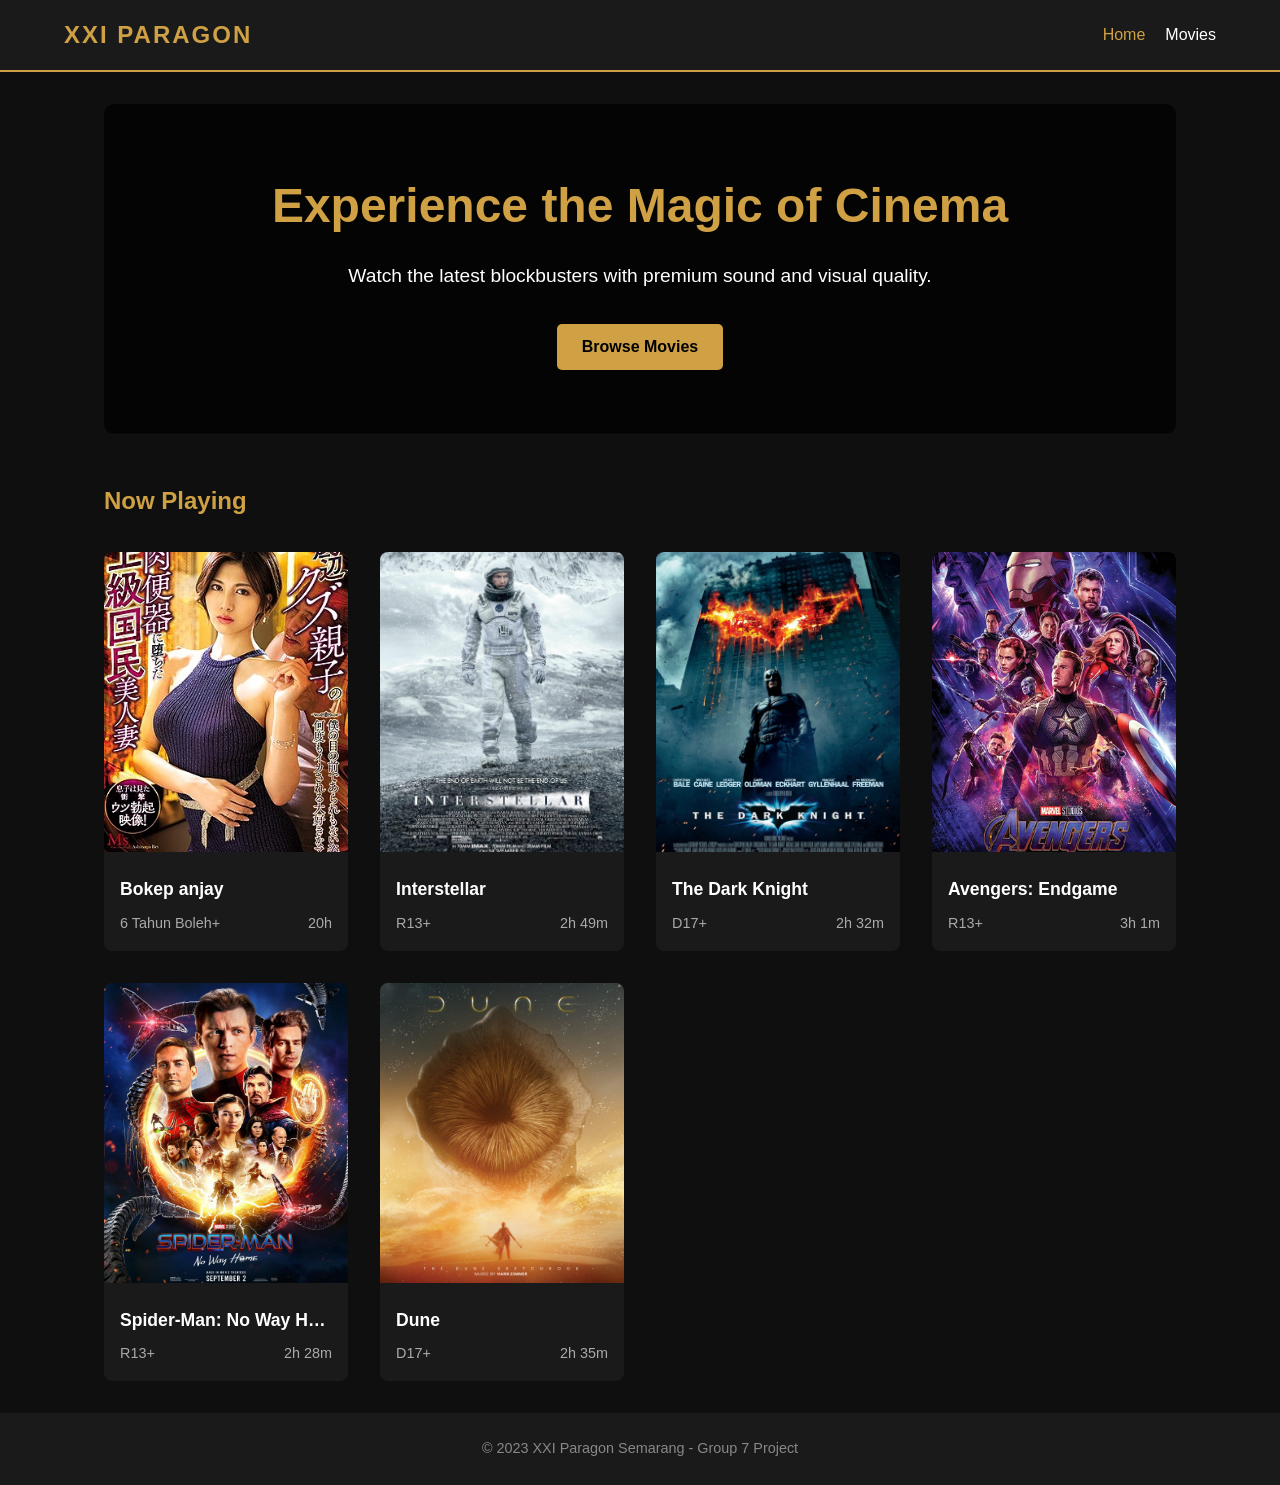
<file: Kelompok7_TR/index.html>
<!-- Created by Fazarya - Group 7 -->
<!DOCTYPE html>
<html lang="en">
<head>
    <meta charset="UTF-8">
    <meta name="viewport" content="width=device-width, initial-scale=1.0">
    <title>XXI Paragon Semarang - Home</title>
    <link rel="stylesheet" href="assets/css/style.css">
</head>
<body>

    <header>
        <a href="index.html" class="logo">XXI Paragon</a>
        <nav>
            <ul>
                <li><a href="index.html" class="active">Home</a></li>
                <li><a href="pages/movies.html">Movies</a></li>
            </ul>
        </nav>
    </header>

    <main>
        <section class="hero">
            <h1>Experience the Magic of Cinema</h1>
            <p>Watch the latest blockbusters with premium sound and visual quality.</p>
            <a href="pages/movies.html" class="btn">Browse Movies</a>
        </section>

        <h2>Now Playing</h2>
        <div id="now-playing-grid" class="movie-grid">
            <!-- content populated by js -->
        </div>
    </main>

    <footer>
        <p>&copy; 2023 XXI Paragon Semarang - Group 7 Project</p>
    </footer>

    <script src="assets/js/script.js"></script>
</body>
</html>
</file>
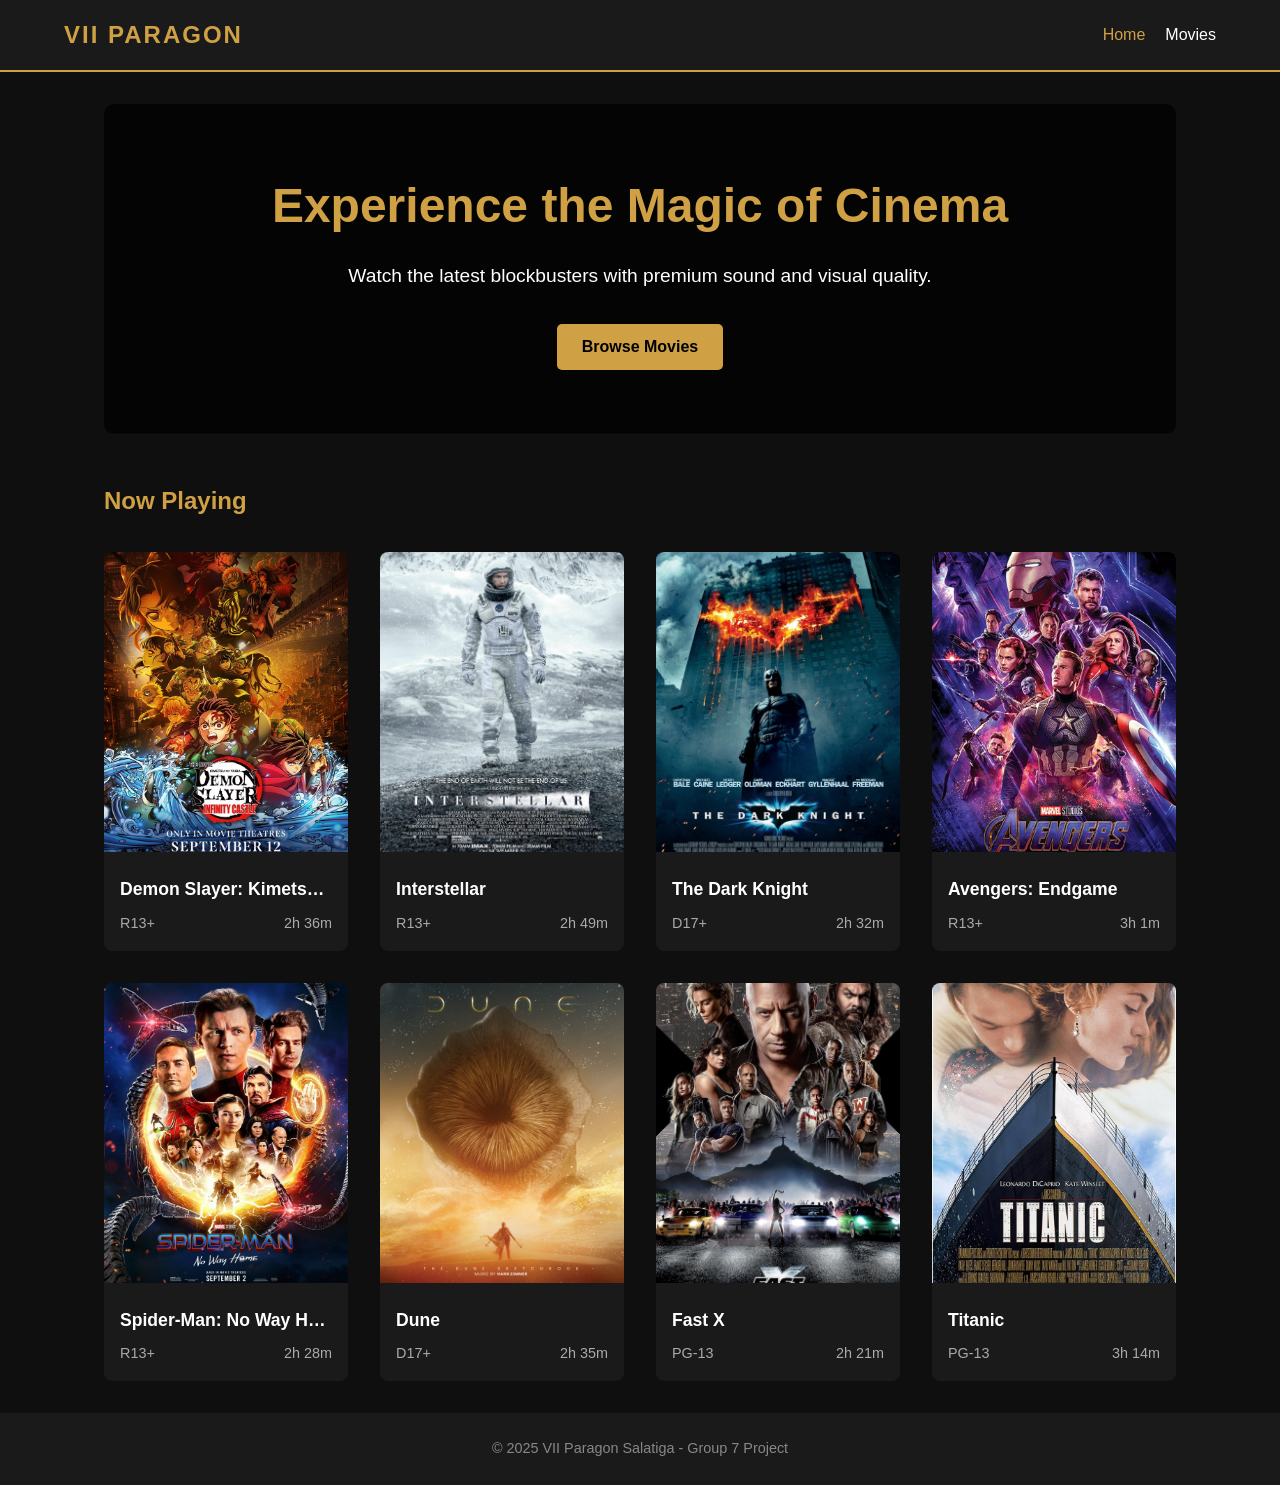
<file: Kelompok7_TR2/index.html>
<!-- Created by Fazarya - Group 7 -->
<!DOCTYPE html>
<html lang="en">
<head>
    <meta charset="UTF-8">
    <meta name="viewport" content="width=device-width, initial-scale=1.0">
    <title>XXI Paragon Semarang - Home</title>
    <link rel="stylesheet" href="assets/css/style.css">
</head>
<body>

    <header>
        <a href="index.html" class="logo">VII Paragon</a>
        <nav>
            <ul>
                <li><a href="index.html" class="active">Home</a></li>
                <li><a href="pages/movies.html">Movies</a></li>
            </ul>
        </nav>
    </header>

    <main>
        <section class="hero">
            <h1>Experience the Magic of Cinema</h1>
            <p>Watch the latest blockbusters with premium sound and visual quality.</p>
            <a href="pages/movies.html" class="btn">Browse Movies</a>
        </section>

        <h2>Now Playing</h2>
        <div id="now-playing-grid" class="movie-grid">
            <!-- content populated by js -->
        </div>
    </main>

    <footer>
        <p>&copy; 2025 VII Paragon Salatiga - Group 7 Project</p>
    </footer>

    <script src="assets/js/script.js"></script>
</body>
</html>
</file>
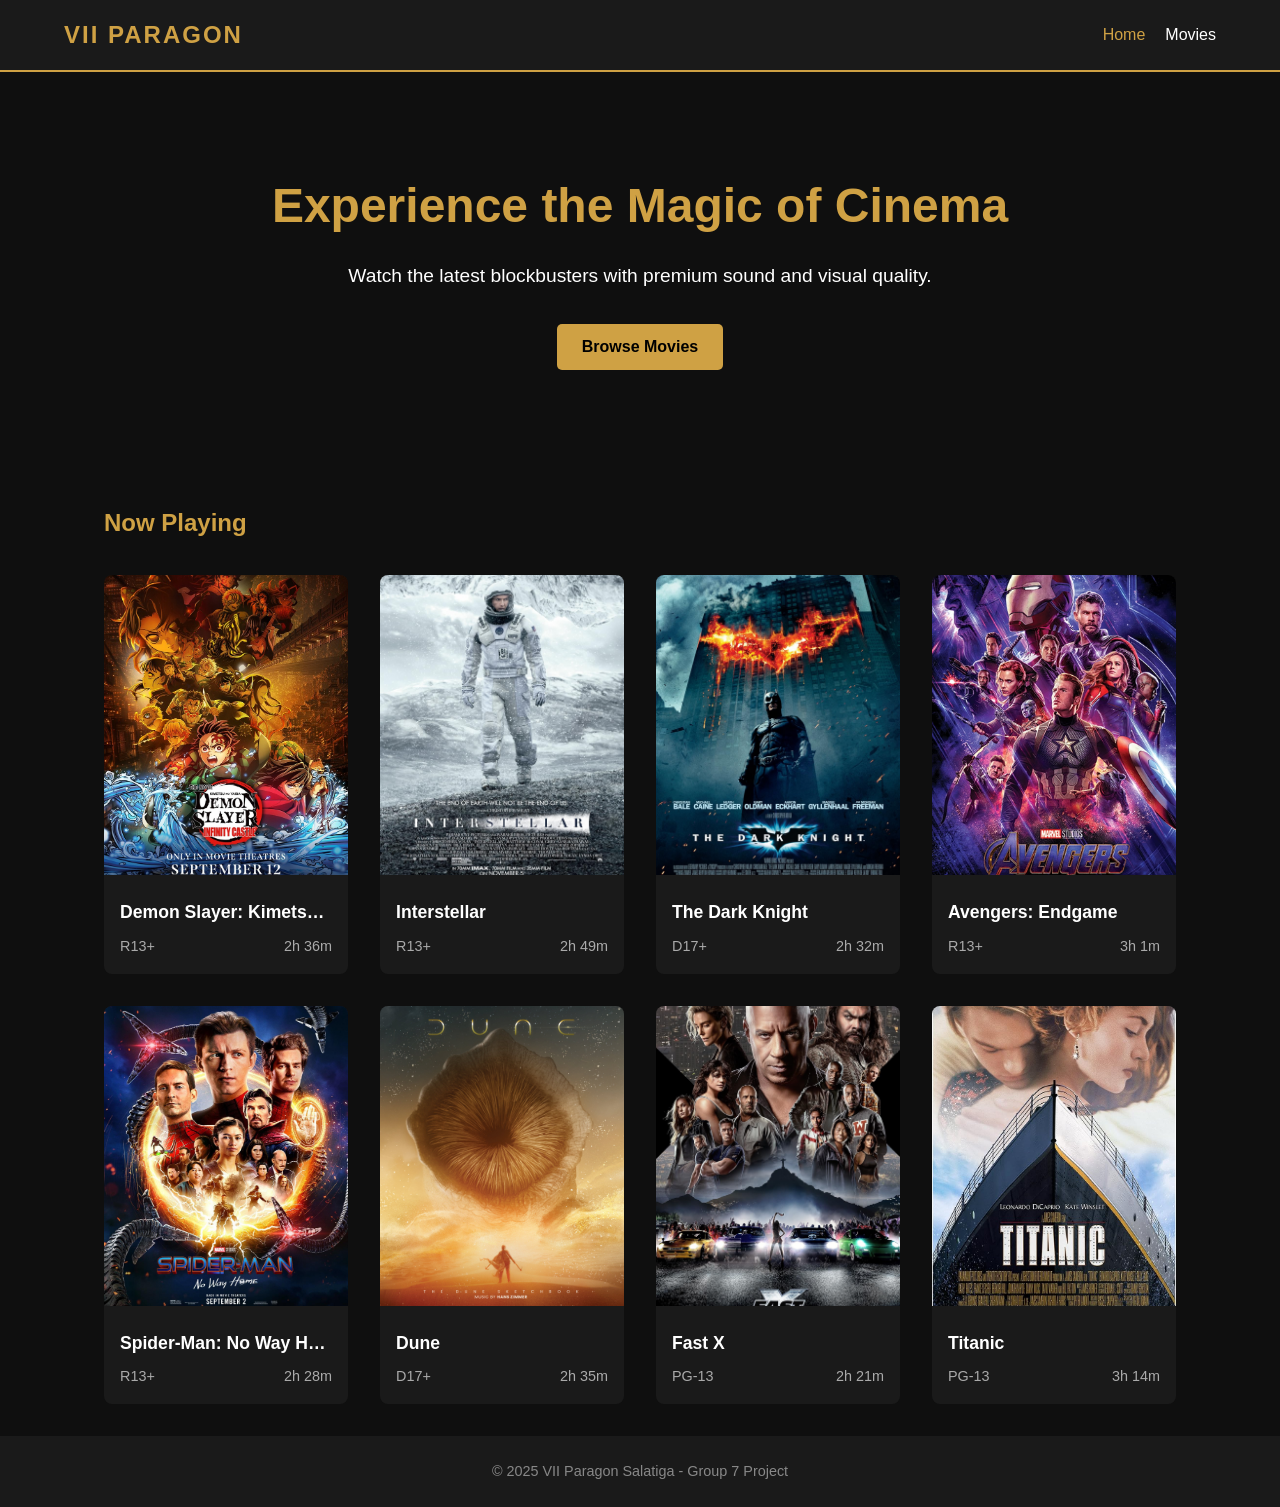
<file: Kelompok7_TR3/index.html>
<!-- Created by azarya - Group 7 -->
<!DOCTYPE html>
<html lang="en">
<head>
    <meta charset="UTF-8">
    <meta name="viewport" content="width=device-width, initial-scale=1.0">
    <title>XXI Paragon Semarang - Home</title>
    <link rel="stylesheet" href="assets/css/style.css">
</head>
<body>

    <header>
        <a href="index.html" class="logo">VII Paragon</a>
        <nav>
            <ul>
                <li><a href="index.html" class="active">Home</a></li>
                <li><a href="pages/movies.html">Movies</a></li>
            </ul>
        </nav>
    </header>

    <main>
        <section class="hero">
            <video autoplay muted loop playsinline class="background-video">
                <source src="images/snoopy.mp4" type="video/mp4">
            </video>
            <div class="hero-content">
            <h1>Experience the Magic of Cinema</h1>
            <p>Watch the latest blockbusters with premium sound and visual quality.</p>
            <a href="pages/movies.html" class="btn">Browse Movies</a>
            </div>
        </section>

        <h2>Now Playing</h2>
        <div id="now-playing-grid" class="movie-grid">
            <!-- content populated by js -->
        </div>
    </main>

    <footer>
        <p>&copy; 2025 VII Paragon Salatiga - Group 7 Project</p>
    </footer>

    <script src="assets/js/script.js"></script>
</body>
</html>
</file>
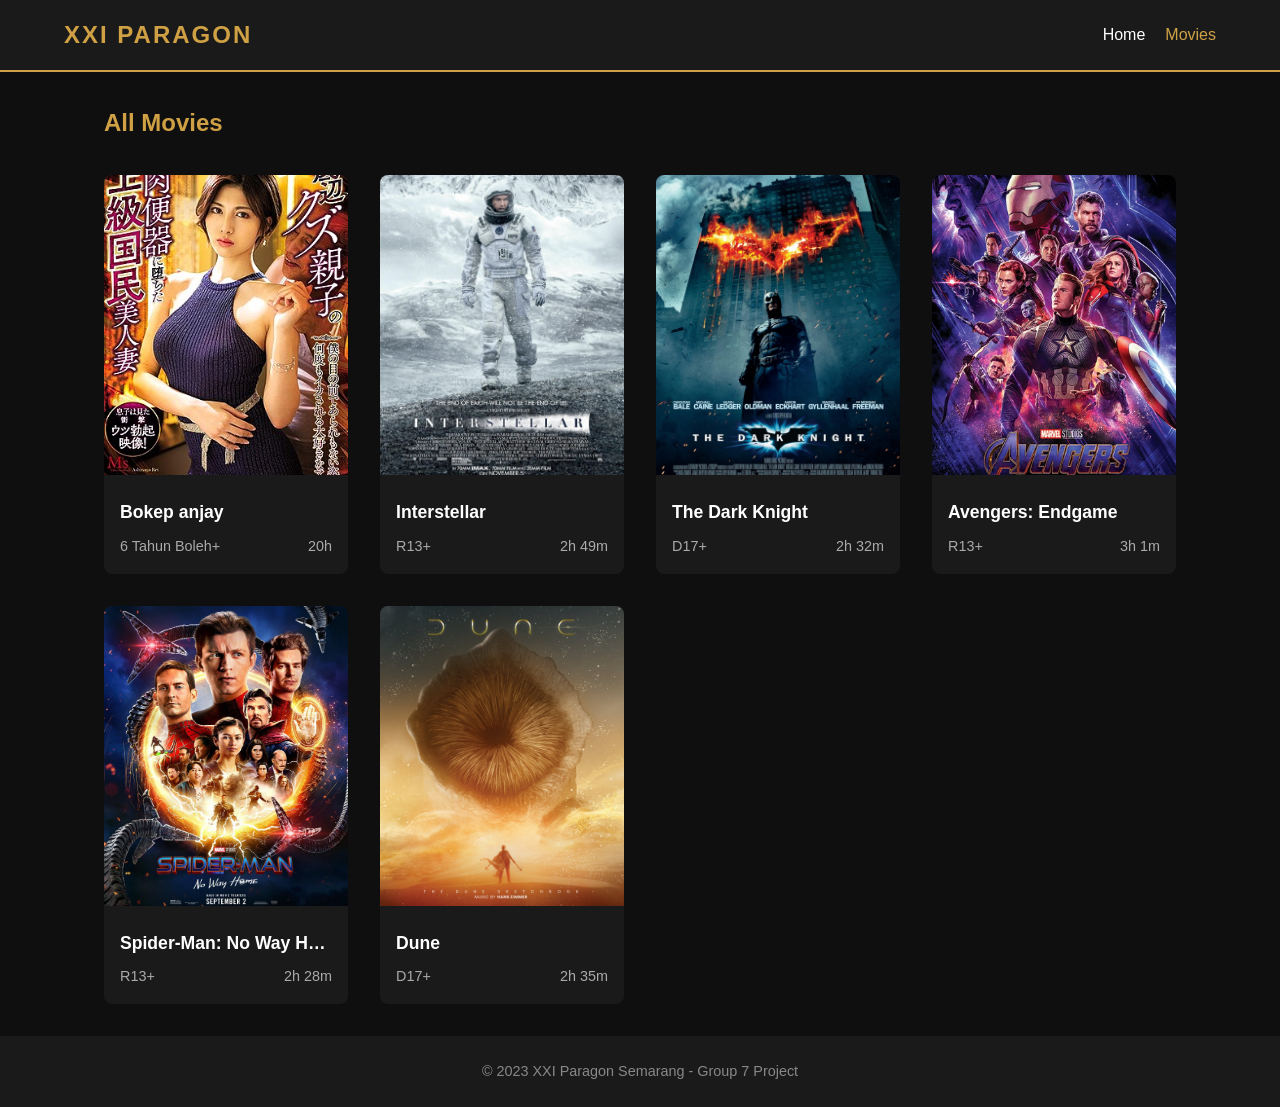
<file: Kelompok7_TR/pages/detail.html>
<!-- Created by Fazarya - Group 7 -->
<!DOCTYPE html>
<html lang="en">
<head>
    <meta charset="UTF-8">
    <meta name="viewport" content="width=device-width, initial-scale=1.0">
    <title>Movie Details - XXI Paragon Semarang</title>
    <link rel="stylesheet" href="../assets/css/style.css">
</head>
<body>

    <header>
        <a href="../index.html" class="logo">XXI Paragon</a>
        <nav>
            <ul>
                <li><a href="../index.html">Home</a></li>
                <li><a href="movies.html" class="active">Movies</a></li>
            </ul>
        </nav>
    </header>

    <main id="movie-detail-container">
        <div class="detail-container">
            <div class="detail-poster">
                <img id="detail-poster" src="" alt="Movie Poster">
            </div>
            <div class="detail-content">
                <h1 id="detail-title">Movie Title</h1>
                <p id="detail-synopsis" style="margin-bottom: 2rem; color: #ccc;">Synopsis goes here...</p>

                <div class="detail-meta">
                    <div class="meta-label">Genre:</div>
                    <div id="meta-genre">-</div>

                    <div class="meta-label">Duration:</div>
                    <div id="meta-duration">-</div>

                    <div class="meta-label">Rating:</div>
                    <div id="meta-rating">-</div>
                </div>

                <button id="buy-ticket-btn" class="btn" style="margin-top: 2rem;">Buy Ticket</button>
            </div>
        </div>
    </main>

    <footer>
        <p>&copy; 2023 XXI Paragon Semarang - Group 7 Project</p>
    </footer>

    <script src="../assets/js/script.js"></script>
</body>
</html>
</file>
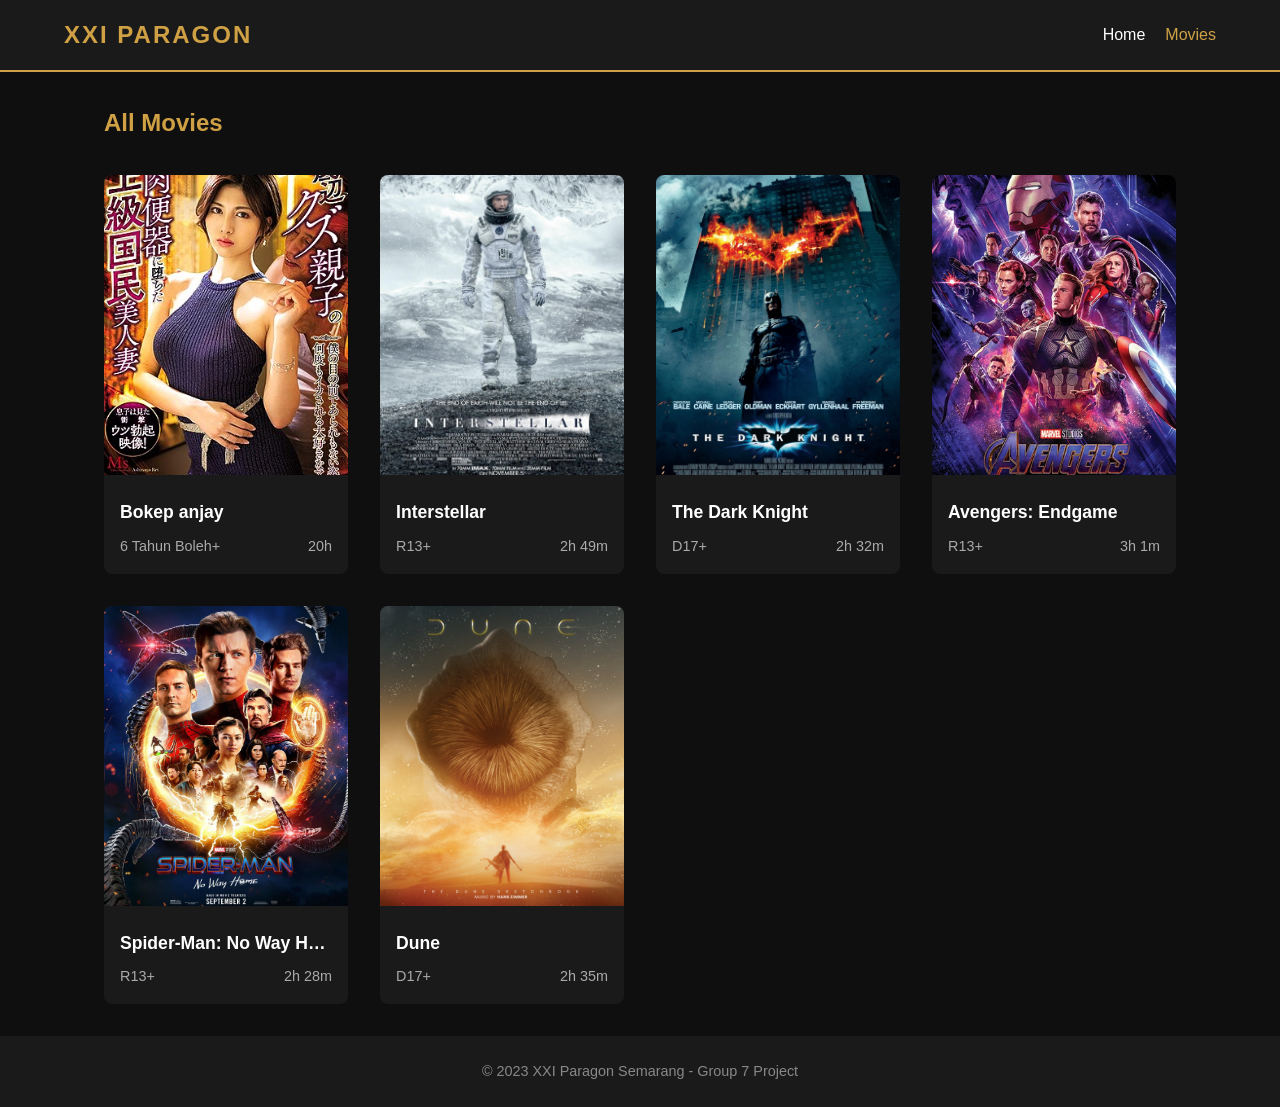
<file: Kelompok7_TR/pages/movies.html>
<!-- Created by Fazarya - Group 7 -->
<!DOCTYPE html>
<html lang="en">
<head>
    <meta charset="UTF-8">
    <meta name="viewport" content="width=device-width, initial-scale=1.0">
    <title>Movies - XXI Paragon Semarang</title>
    <link rel="stylesheet" href="../assets/css/style.css">
</head>
<body>

    <header>
        <a href="../index.html" class="logo">XXI Paragon</a>
        <nav>
            <ul>
                <li><a href="../index.html">Home</a></li>
                <li><a href="movies.html" class="active">Movies</a></li>
            </ul>
        </nav>
    </header>

    <main>
        <h2>All Movies</h2>
        <div id="movies-list-grid" class="movie-grid">
            <!-- content populated by js -->
        </div>
    </main>

    <footer>
        <p>&copy; 2023 XXI Paragon Semarang - Group 7 Project</p>
    </footer>

    <script src="../assets/js/script.js"></script>
</body>
</html>
</file>
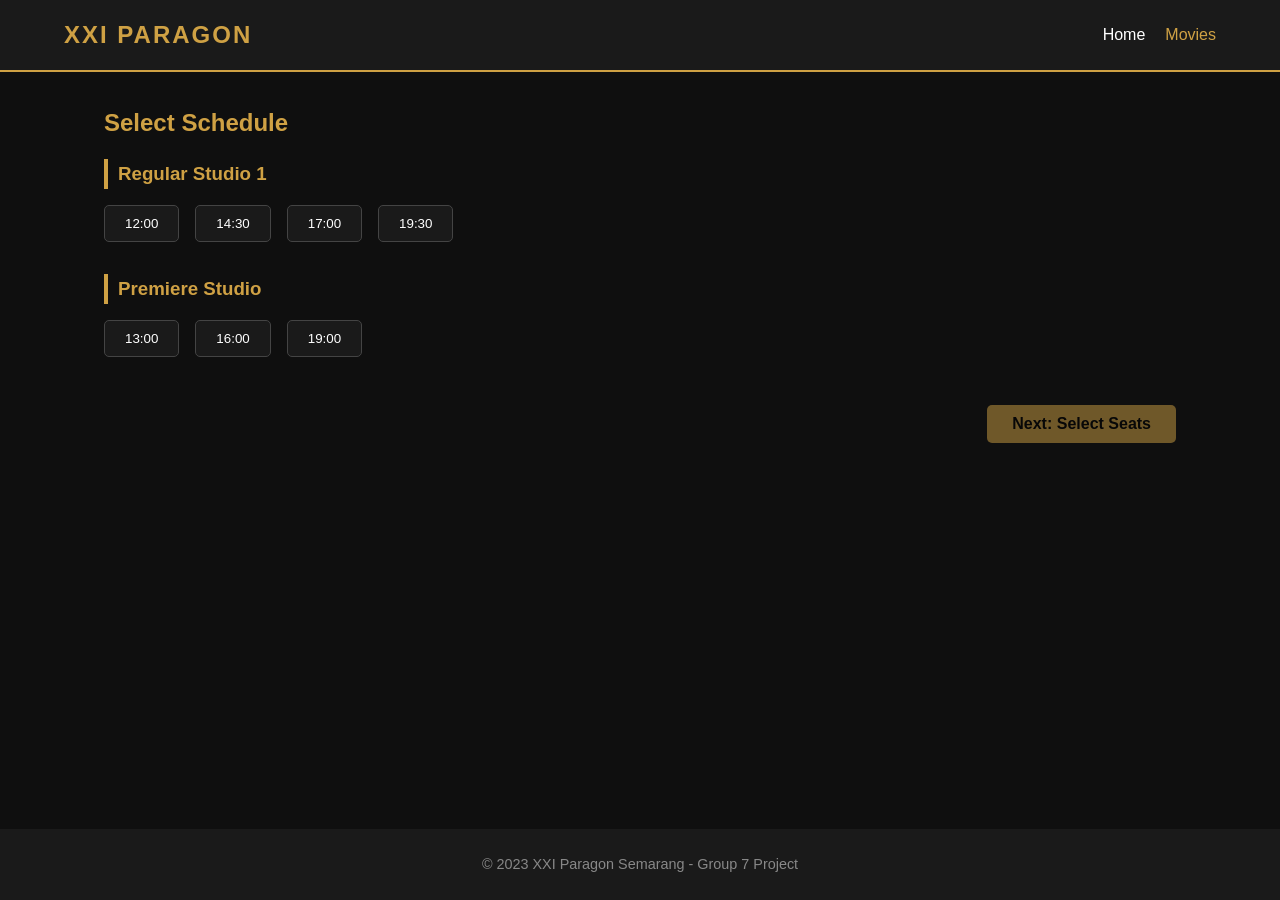
<file: Kelompok7_TR/pages/schedule.html>
<!-- Created by Fazarya - Group 7 -->
<!DOCTYPE html>
<html lang="en">
<head>
    <meta charset="UTF-8">
    <meta name="viewport" content="width=device-width, initial-scale=1.0">
    <title>Select Schedule - XXI Paragon Semarang</title>
    <link rel="stylesheet" href="../assets/css/style.css">
</head>
<body>

    <header>
        <a href="../index.html" class="logo">XXI Paragon</a>
        <nav>
            <ul>
                <li><a href="../index.html">Home</a></li>
                <li><a href="movies.html" class="active">Movies</a></li>
            </ul>
        </nav>
    </header>

    <main id="schedule-container">
        <h2>Select Schedule</h2>

        <div class="schedule-section">
            <h3 class="studio-title">Regular Studio 1</h3>
            <div class="time-grid">
                <button class="time-btn" data-time="12:00">12:00</button>
                <button class="time-btn" data-time="14:30">14:30</button>
                <button class="time-btn" data-time="17:00">17:00</button>
                <button class="time-btn" data-time="19:30">19:30</button>
            </div>
        </div>

        <div class="schedule-section">
            <h3 class="studio-title">Premiere Studio</h3>
            <div class="time-grid">
                <button class="time-btn" data-time="13:00">13:00</button>
                <button class="time-btn" data-time="16:00">16:00</button>
                <button class="time-btn" data-time="19:00">19:00</button>
            </div>
        </div>

        <div style="text-align: right; margin-top: 3rem;">
            <button id="next-btn" class="btn" disabled style="opacity: 0.5;">Next: Select Seats</button>
        </div>
    </main>

    <footer>
        <p>&copy; 2023 XXI Paragon Semarang - Group 7 Project</p>
    </footer>

    <script src="../assets/js/script.js"></script>
</body>
</html>
</file>
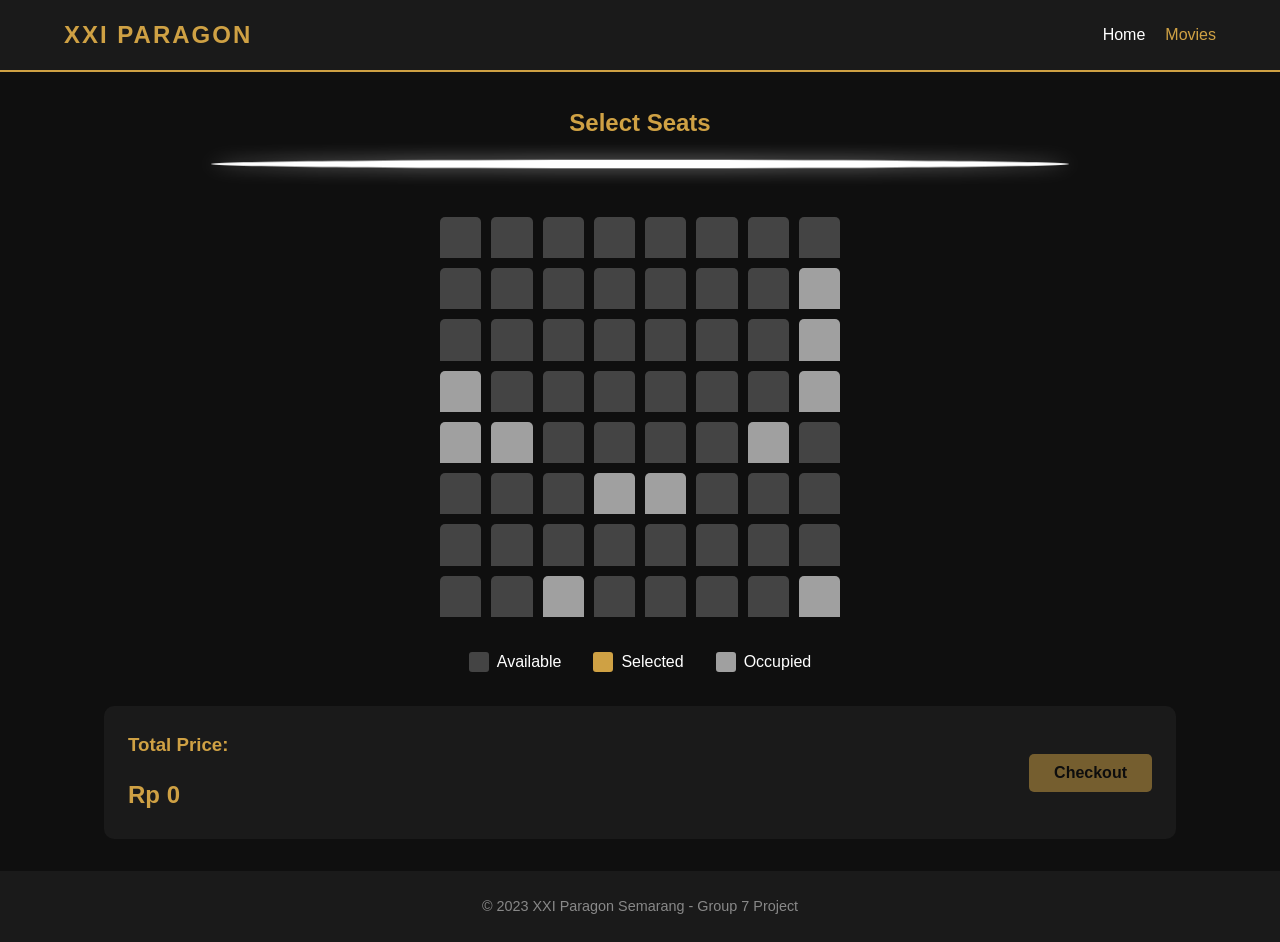
<file: Kelompok7_TR/pages/seats.html>
<!-- Created by Fazarya - Group 7 -->
<!DOCTYPE html>
<html lang="en">
<head>
    <meta charset="UTF-8">
    <meta name="viewport" content="width=device-width, initial-scale=1.0">
    <title>Select Seats - XXI Paragon Semarang</title>
    <link rel="stylesheet" href="../assets/css/style.css">
</head>
<body>

    <header>
        <a href="../index.html" class="logo">XXI Paragon</a>
        <nav>
            <ul>
                <li><a href="../index.html">Home</a></li>
                <li><a href="movies.html" class="active">Movies</a></li>
            </ul>
        </nav>
    </header>

    <main id="seats-container">
        <h2 style="text-align: center;">Select Seats</h2>

        <div class="screen"></div>

        <div id="seats-grid" class="seats-grid">
            <!-- Populated by JS -->
        </div>

        <div class="legend">
            <div class="legend-item">
                <div class="legend-box" style="background-color: var(--seat-available);"></div>
                <span>Available</span>
            </div>
            <div class="legend-item">
                <div class="legend-box" style="background-color: var(--seat-selected);"></div>
                <span>Selected</span>
            </div>
            <div class="legend-item">
                <div class="legend-box" style="background-color: var(--seat-occupied);"></div>
                <span>Occupied</span>
            </div>
        </div>

        <div class="summary-bar">
            <div>
                <h3>Total Price:</h3>
                <h2 id="total-price" style="margin: 0; color: var(--primary-color);">Rp 0</h2>
            </div>
            <button id="checkout-btn" class="btn" disabled style="opacity: 0.5;">Checkout</button>
        </div>
    </main>

    <footer>
        <p>&copy; 2023 XXI Paragon Semarang - Group 7 Project</p>
    </footer>

    <script src="../assets/js/script.js"></script>
</body>
</html>
</file>
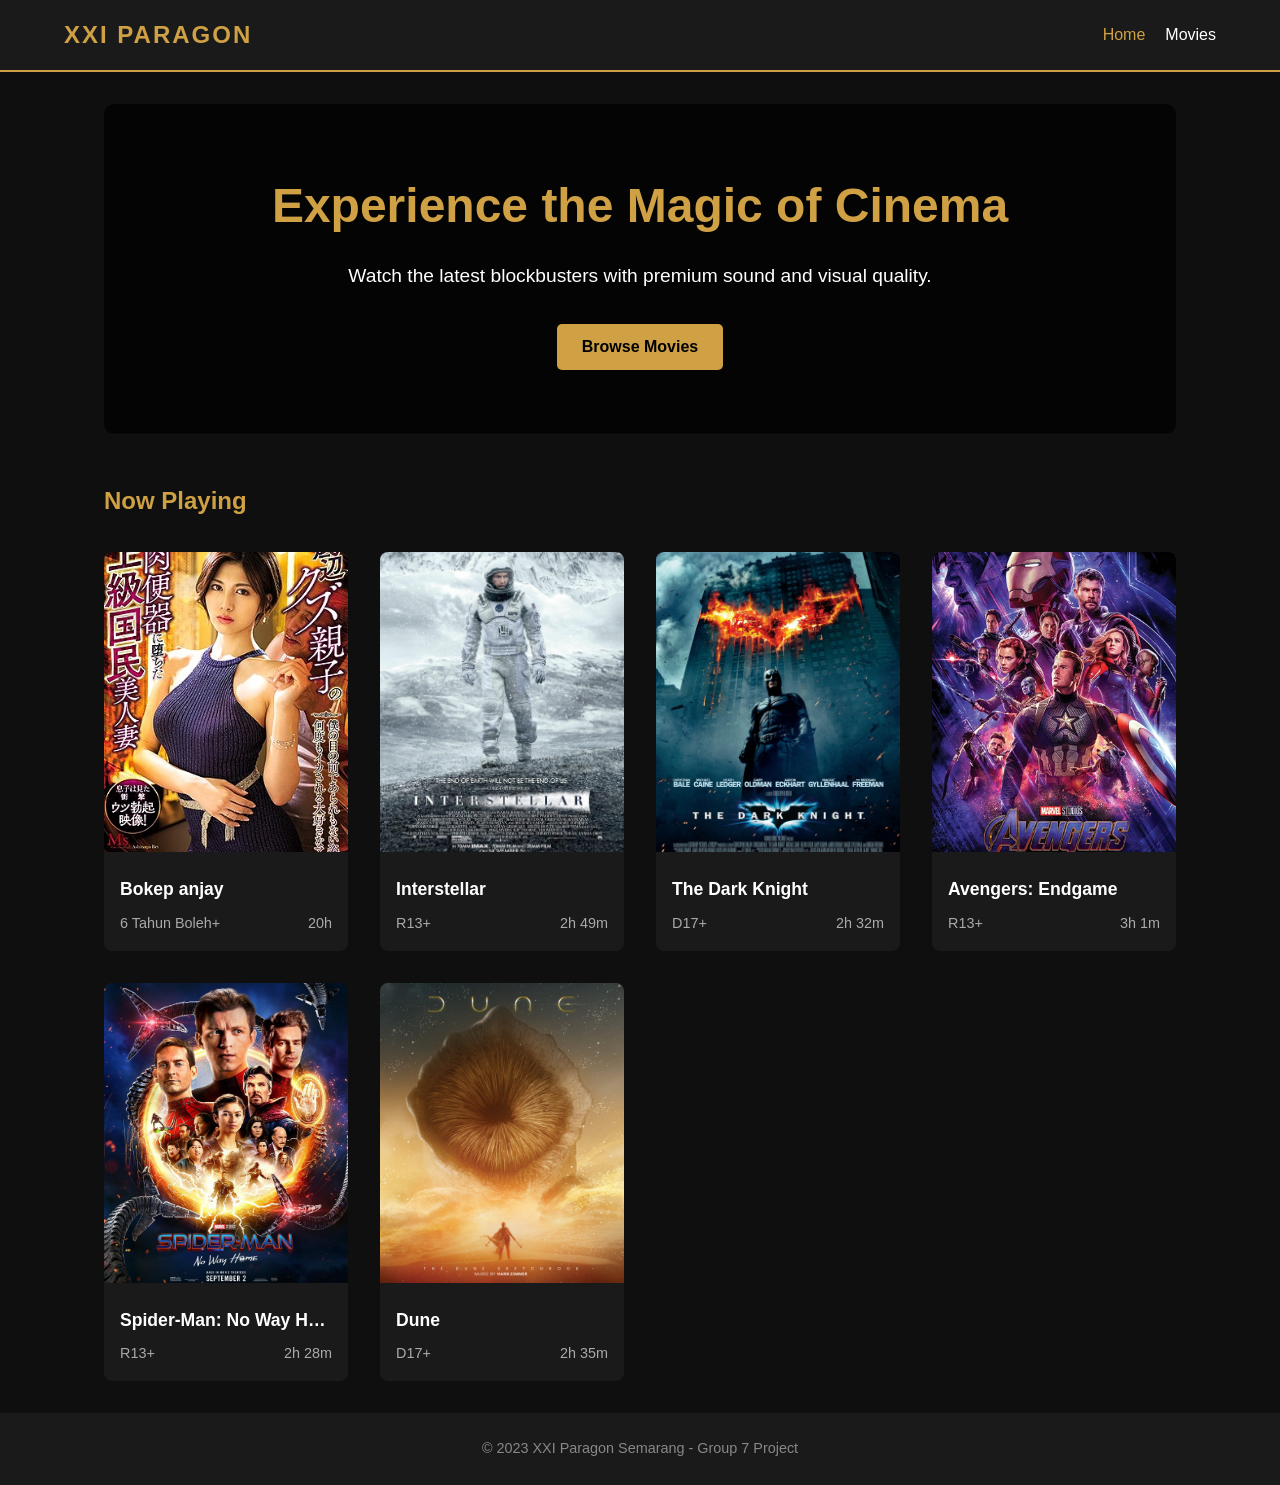
<file: Kelompok7_TR/pages/ticket.html>
<!-- Created by Fazarya - Group 7 -->
<!DOCTYPE html>
<html lang="en">
<head>
    <meta charset="UTF-8">
    <meta name="viewport" content="width=device-width, initial-scale=1.0">
    <title>Ticket - XXI Paragon Semarang</title>
    <link rel="stylesheet" href="../assets/css/style.css">
</head>
<body>

    <header>
        <a href="../index.html" class="logo">XXI Paragon</a>
        <nav>
            <ul>
                <li><a href="../index.html">Home</a></li>
                <li><a href="movies.html" class="active">Movies</a></li>
            </ul>
        </nav>
    </header>

    <main id="ticket-container">
        <h2 style="text-align: center; margin-bottom: 2rem;">Booking Successful!</h2>

        <div class="ticket-card">
            <div class="ticket-header">
                <h3>XXI Paragon Ticket</h3>
                <small id="ticket-id">TRX-000000</small>
            </div>
            <div class="ticket-body">
                <div class="ticket-row">
                    <span>Movie</span>
                    <strong id="ticket-movie-title">Movie Title</strong>
                </div>
                <div class="ticket-row">
                    <span>Date</span>
                    <strong id="ticket-date">10/10/2023</strong>
                </div>
                <div class="ticket-row">
                    <span>Time</span>
                    <strong id="ticket-time">12:00</strong>
                </div>
                <div class="ticket-row">
                    <span>Studio</span>
                    <strong id="ticket-studio">Studio 1</strong>
                </div>
                <div class="ticket-row">
                    <span>Seats</span>
                    <strong id="ticket-seats">A1, A2</strong>
                </div>
                <div class="ticket-row" style="border: none; margin-top: 1rem;">
                    <span>Total Paid</span>
                    <strong id="ticket-price" style="color: green;">Rp 100.000</strong>
                </div>

                <div class="qr-code">
                    <img src="https://placehold.co/150x150?text=QR+Code" alt="QR Code">
                    <p style="font-size: 0.8rem; margin-top: 5px; color: #888;">Scan at the entrance</p>
                </div>
            </div>
        </div>

        <div style="text-align: center; margin-top: 2rem;">
            <a href="../index.html" class="btn">Back to Home</a>
        </div>
    </main>

    <footer>
        <p>&copy; 2023 XXI Paragon Semarang - Group 7 Project</p>
    </footer>

    <script src="../assets/js/script.js"></script>
</body>
</html>
</file>
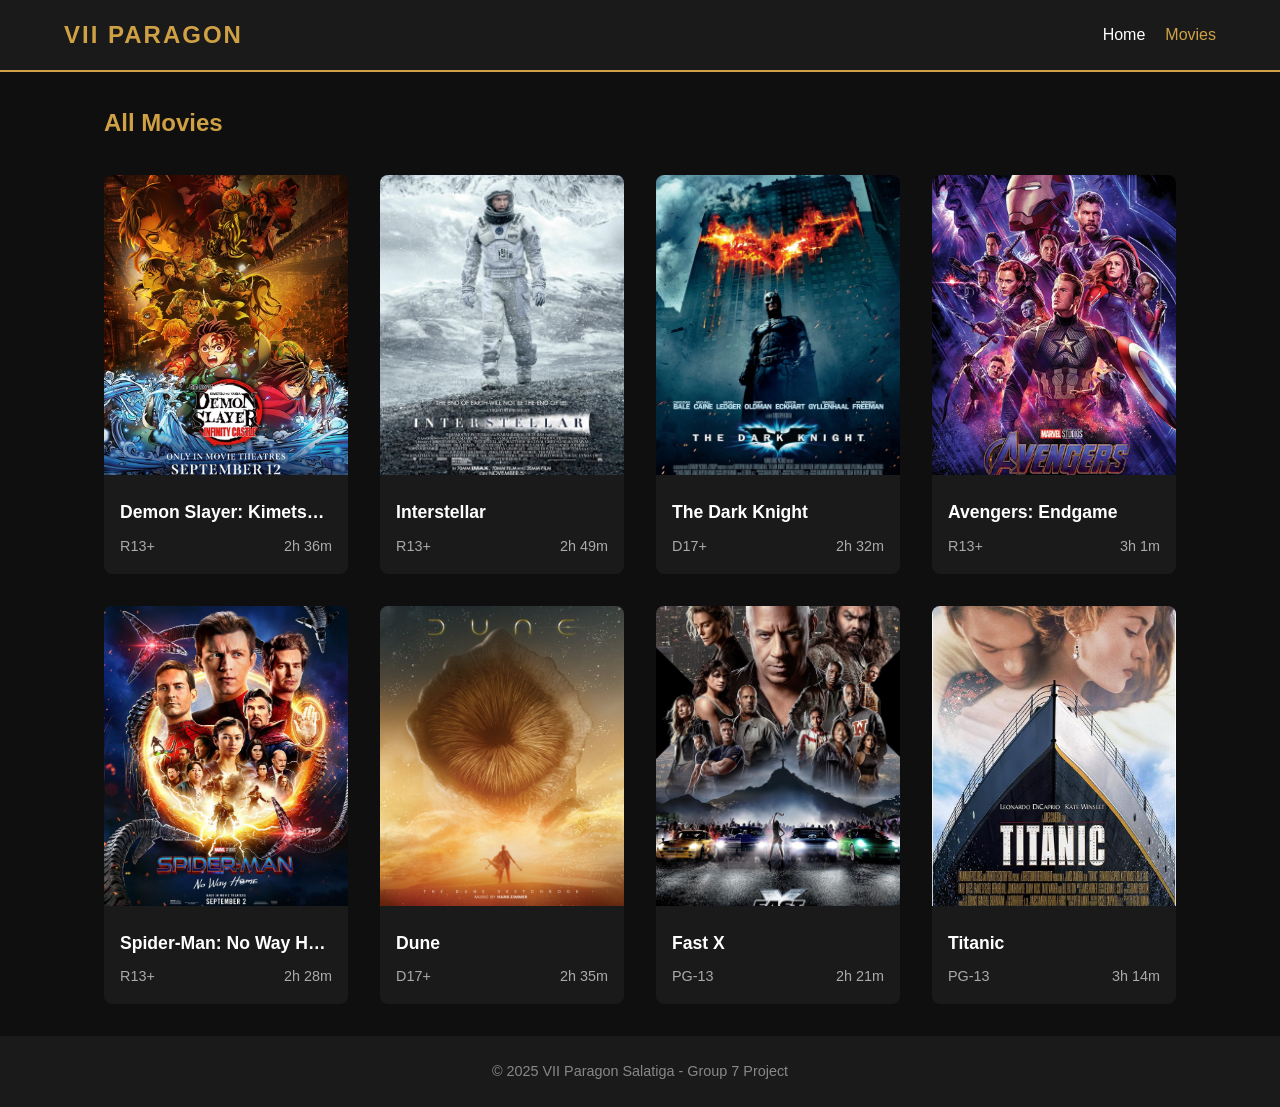
<file: Kelompok7_TR2/pages/detail.html>
<!-- Created by Fazarya - Group 7 -->
<!DOCTYPE html>
<html lang="en">
<head>
    <meta charset="UTF-8">
    <meta name="viewport" content="width=device-width, initial-scale=1.0">
    <title>Movie Details - XXI Paragon Semarang</title>
    <link rel="stylesheet" href="../assets/css/style.css">
</head>
<body>

    <header>
        <a href="../index.html" class="logo">VII Paragon</a>
        <nav>
            <ul>
                <li><a href="../index.html">Home</a></li>
                <li><a href="movies.html" class="active">Movies</a></li>
            </ul>
        </nav>
    </header>

    <main id="movie-detail-container">
        <div class="detail-container">
            <div class="detail-poster">
                <img id="detail-poster" src="" alt="Movie Poster">
            </div>
            <div class="detail-content">
                <h1 id="detail-title">Movie Title</h1>
                <p id="detail-synopsis" style="margin-bottom: 2rem; color: #ccc;">Synopsis goes here...</p>

                <div class="detail-meta">
                    <div class="meta-label">Genre:</div>
                    <div id="meta-genre">-</div>

                    <div class="meta-label">Duration:</div>
                    <div id="meta-duration">-</div>

                    <div class="meta-label">Rating:</div>
                    <div id="meta-rating">-</div>
                </div>

                <button id="buy-ticket-btn" class="btn" style="margin-top: 2rem;">Buy Ticket</button>
            </div>
        </div>
    </main>

    <footer>
        <p>&copy; 2025 VII Paragon Salatiga - Group 7 Project</p>
    </footer>

    <script src="../assets/js/script.js"></script>
</body>
</html>
</file>
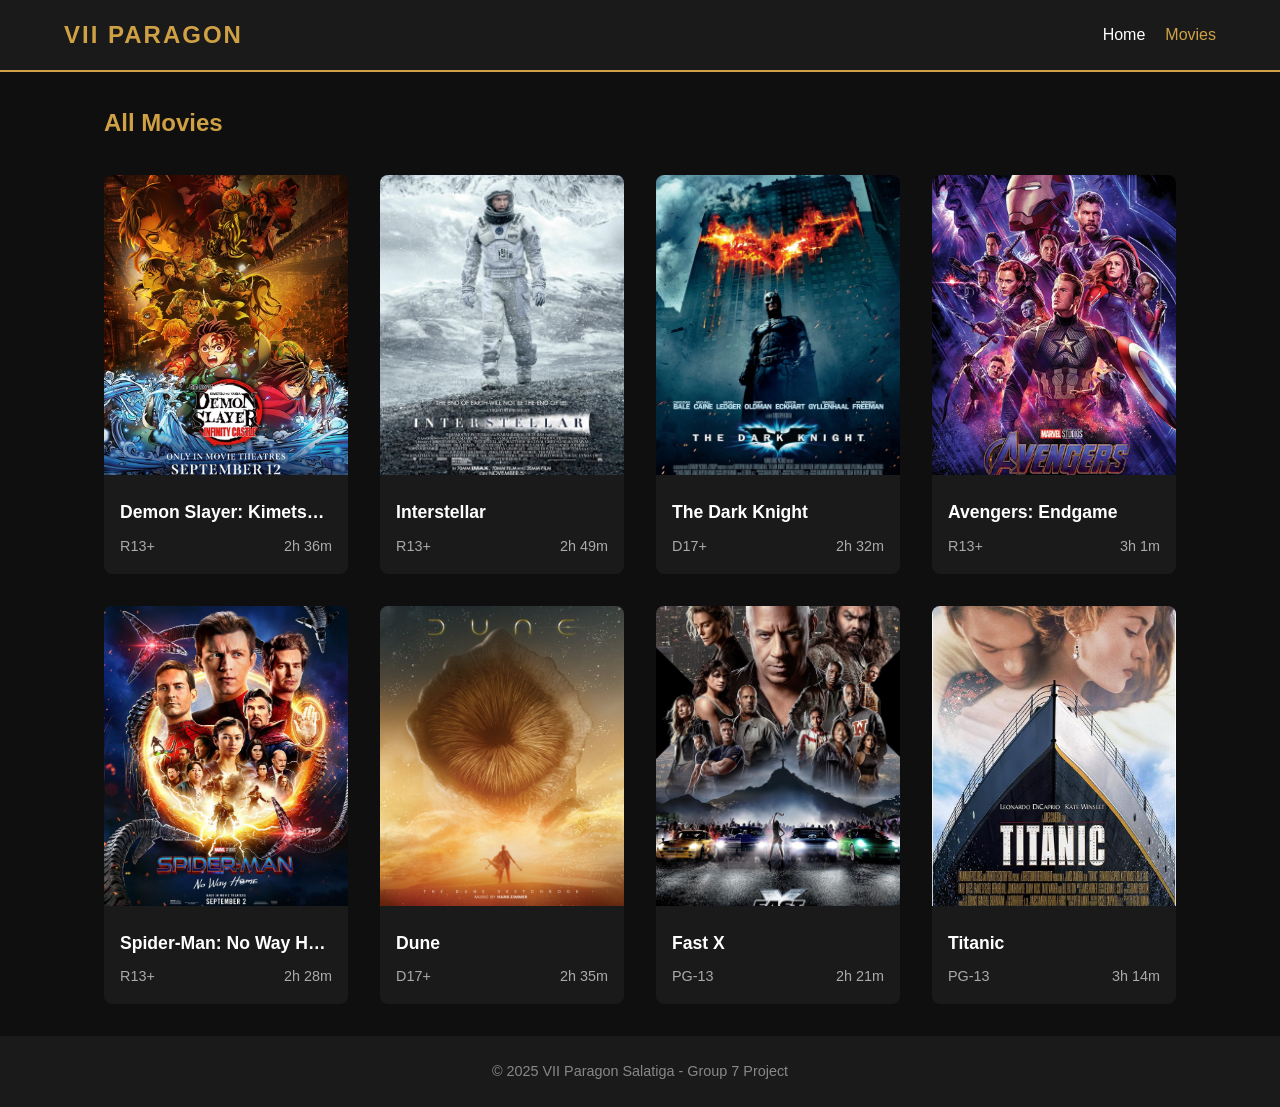
<file: Kelompok7_TR2/pages/movies.html>
<!-- Created by Fazarya - Group 7 -->
<!DOCTYPE html>
<html lang="en">
<head>
    <meta charset="UTF-8">
    <meta name="viewport" content="width=device-width, initial-scale=1.0">
    <title>Movies - XXI Paragon Semarang</title>
    <link rel="stylesheet" href="../assets/css/style.css">
</head>
<body>

    <header>
        <a href="../index.html" class="logo">VII Paragon</a>
        <nav>
            <ul>
                <li><a href="../index.html">Home</a></li>
                <li><a href="movies.html" class="active">Movies</a></li>
            </ul>
        </nav>
    </header>

    <main>
        <h2>All Movies</h2>
        <div id="movies-list-grid" class="movie-grid">
            <!-- content populated by js -->
        </div>
    </main>

    <footer>
        <p>&copy; 2025 VII Paragon Salatiga - Group 7 Project</p>
    </footer>

    <script src="../assets/js/script.js"></script>
</body>
</html>
</file>
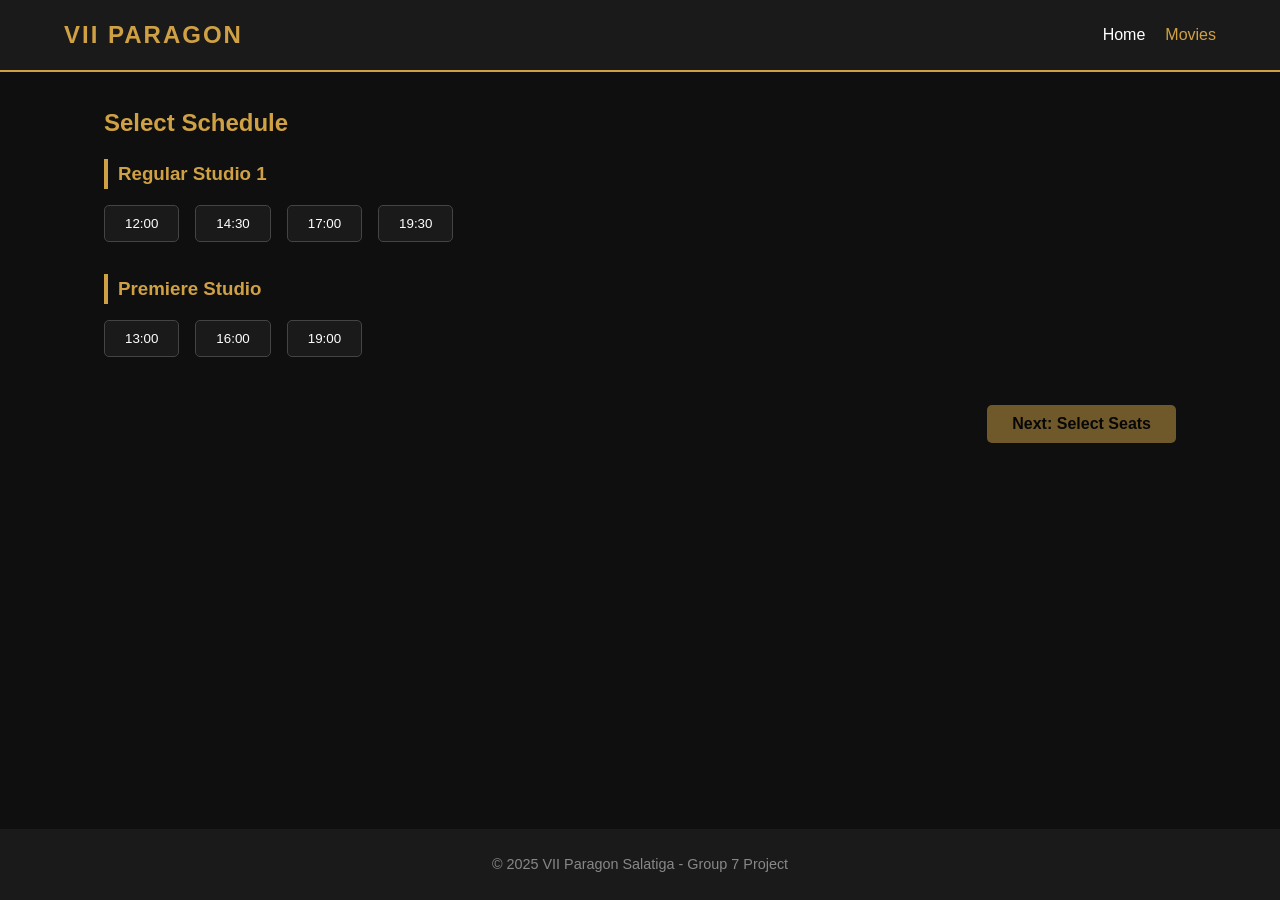
<file: Kelompok7_TR2/pages/schedule.html>
<!-- Created by Fazarya - Group 7 -->
<!DOCTYPE html>
<html lang="en">
<head>
    <meta charset="UTF-8">
    <meta name="viewport" content="width=device-width, initial-scale=1.0">
    <title>Select Schedule - XXI Paragon Semarang</title>
    <link rel="stylesheet" href="../assets/css/style.css">
</head>
<body>

    <header>
        <a href="../index.html" class="logo">VII Paragon</a>
        <nav>
            <ul>
                <li><a href="../index.html">Home</a></li>
                <li><a href="movies.html" class="active">Movies</a></li>
            </ul>
        </nav>
    </header>

    <main id="schedule-container">
        <h2>Select Schedule</h2>

        <div class="schedule-section">
            <h3 class="studio-title">Regular Studio 1</h3>
            <div class="time-grid">
                <button class="time-btn" data-time="12:00">12:00</button>
                <button class="time-btn" data-time="14:30">14:30</button>
                <button class="time-btn" data-time="17:00">17:00</button>
                <button class="time-btn" data-time="19:30">19:30</button>
            </div>
        </div>

        <div class="schedule-section">
            <h3 class="studio-title">Premiere Studio</h3>
            <div class="time-grid">
                <button class="time-btn" data-time="13:00">13:00</button>
                <button class="time-btn" data-time="16:00">16:00</button>
                <button class="time-btn" data-time="19:00">19:00</button>
            </div>
        </div>

        <div style="text-align: right; margin-top: 3rem;">
            <button id="next-btn" class="btn" disabled style="opacity: 0.5;">Next: Select Seats</button>
        </div>
    </main>

    <footer>
        <p>&copy; 2025 VII Paragon Salatiga - Group 7 Project</p>
    </footer>

    <script src="../assets/js/script.js"></script>
</body>
</html>
</file>
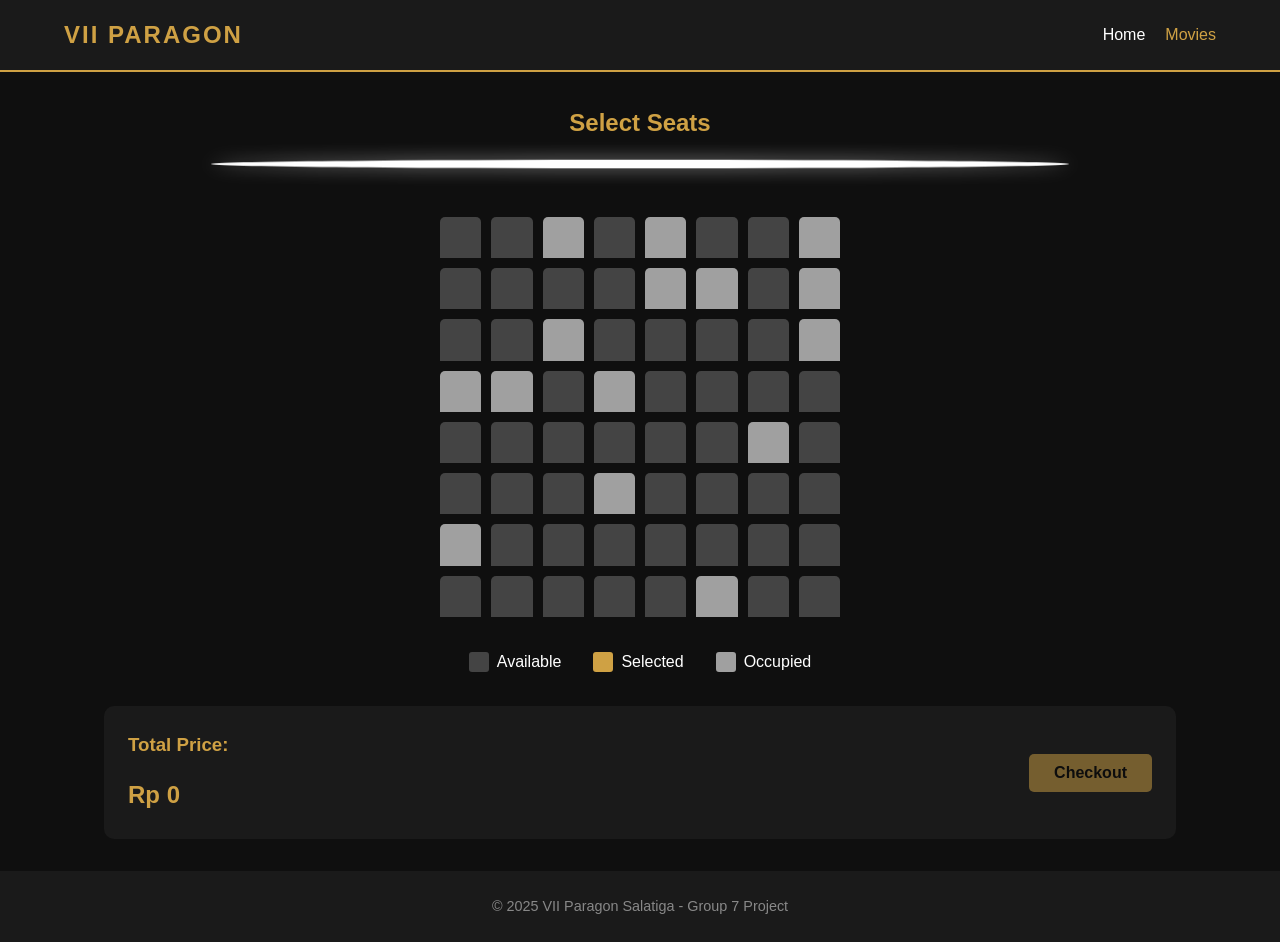
<file: Kelompok7_TR2/pages/seats.html>
<!-- Created by Fazarya - Group 7 -->
<!DOCTYPE html>
<html lang="en">
<head>
    <meta charset="UTF-8">
    <meta name="viewport" content="width=device-width, initial-scale=1.0">
    <title>Select Seats - XXI Paragon Semarang</title>
    <link rel="stylesheet" href="../assets/css/style.css">
</head>
<body>

    <header>
        <a href="../index.html" class="logo">VII Paragon</a>
        <nav>
            <ul>
                <li><a href="../index.html">Home</a></li>
                <li><a href="movies.html" class="active">Movies</a></li>
            </ul>
        </nav>
    </header>

    <main id="seats-container">
        <h2 style="text-align: center;">Select Seats</h2>

        <div class="screen"></div>

        <div id="seats-grid" class="seats-grid">
            <!-- Populated by JS -->
        </div>

        <div class="legend">
            <div class="legend-item">
                <div class="legend-box" style="background-color: var(--seat-available);"></div>
                <span>Available</span>
            </div>
            <div class="legend-item">
                <div class="legend-box" style="background-color: var(--seat-selected);"></div>
                <span>Selected</span>
            </div>
            <div class="legend-item">
                <div class="legend-box" style="background-color: var(--seat-occupied);"></div>
                <span>Occupied</span>
            </div>
        </div>

        <div class="summary-bar">
            <div>
                <h3>Total Price:</h3>
                <h2 id="total-price" style="margin: 0; color: var(--primary-color);">Rp 0</h2>
            </div>
            <button id="checkout-btn" class="btn" disabled style="opacity: 0.5;">Checkout</button>
        </div>
    </main>

    <footer>
        <p>&copy; 2025 VII Paragon Salatiga - Group 7 Project</p>
    </footer>

    <script src="../assets/js/script.js"></script>
</body>
</html>
</file>
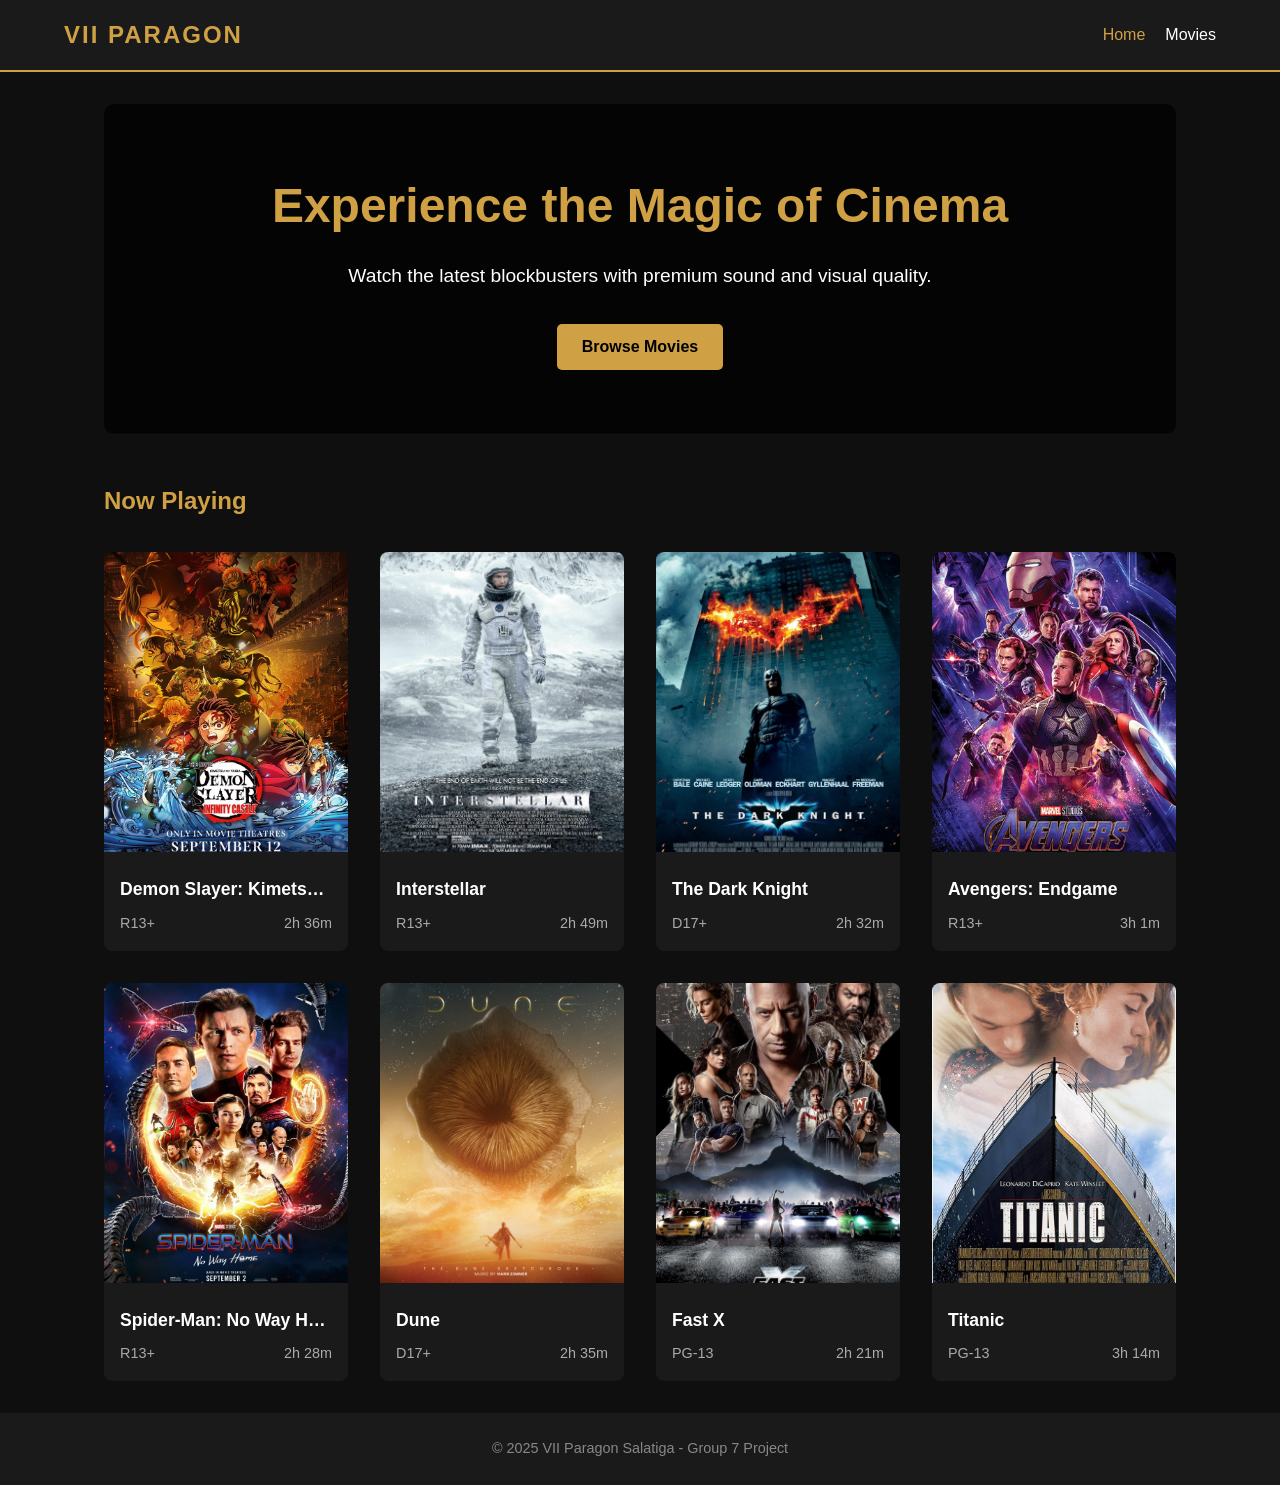
<file: Kelompok7_TR2/pages/ticket.html>
<!-- Created by Fazarya - Group 7 -->
<!DOCTYPE html>
<html lang="en">
<head>
    <meta charset="UTF-8">
    <meta name="viewport" content="width=device-width, initial-scale=1.0">
    <title>Ticket - XXI Paragon Semarang</title>
    <link rel="stylesheet" href="../assets/css/style.css">
</head>
<body>

    <header>
        <a href="../index.html" class="logo">VII Paragon</a>
        <nav>
            <ul>
                <li><a href="../index.html">Home</a></li>
                <li><a href="movies.html" class="active">Movies</a></li>
            </ul>
        </nav>
    </header>

    <main id="ticket-container">
        <h2 style="text-align: center; margin-bottom: 2rem;">Booking Successful!</h2>

        <div class="ticket-card">
            <div class="ticket-header">
                <h3>XXI Paragon Ticket</h3>
                <small id="ticket-id">TRX-000000</small>
            </div>
            <div class="ticket-body">
                <div class="ticket-row">
                    <span>Movie</span>
                    <strong id="ticket-movie-title">Movie Title</strong>
                </div>
                <div class="ticket-row">
                    <span>Date</span>
                    <strong id="ticket-date">10/10/2023</strong>
                </div>
                <div class="ticket-row">
                    <span>Time</span>
                    <strong id="ticket-time">12:00</strong>
                </div>
                <div class="ticket-row">
                    <span>Studio</span>
                    <strong id="ticket-studio">Studio 1</strong>
                </div>
                <div class="ticket-row">
                    <span>Seats</span>
                    <strong id="ticket-seats">A1, A2</strong>
                </div>
                <div class="ticket-row" style="border: none; margin-top: 1rem;">
                    <span>Total Paid</span>
                    <strong id="ticket-price" style="color: green;">Rp 100.000</strong>
                </div>

                <div class="qr-code">
                    <img src="https://placehold.co/150x150?text=QR+Code" alt="QR Code">
                    <p style="font-size: 0.8rem; margin-top: 5px; color: #888;">Scan at the entrance</p>
                </div>
            </div>
        </div>

        <div style="text-align: center; margin-top: 2rem;">
            <a href="../index.html" class="btn">Back to Home</a>
        </div>
    </main>

    <footer>
        <p>&copy; 2025 VII Paragon Salatiga - Group 7 Project</p>
    </footer>

    <script src="../assets/js/script.js"></script>
</body>
</html>
</file>
<file: Kelompok7_TR/assets/css/style.css>
/* Created by Fino - Group 7 */

:root {
    --primary-color: #cfa144;
    --bg-color: #0f0f0f;
    --text-color: #ffffff;
    --secondary-bg: #1a1a1a;
    --seat-available: #444444;
    --seat-selected: #cfa144;
    --seat-occupied: #a0a0a0;
}

* {
    margin: 0;
    padding: 0;
    box-sizing: border-box;
    font-family: 'Segoe UI', Tahoma, Geneva, Verdana, sans-serif;
}

body {
    background-color: var(--bg-color);
    color: var(--text-color);
    line-height: 1.6;
    display: flex;
    flex-direction: column;
    min-height: 100vh;
    animation: fade-in 0.5s ease-in forwards, slideUp 0.5s ease-in forwards;
}

/* Header & Nav */
header {
    background-color: var(--secondary-bg);
    padding: 1rem 5%;
    display: flex;
    justify-content: space-between;
    align-items: center;
    border-bottom: 2px solid var(--primary-color);
}

.logo {
    font-size: 1.5rem;
    font-weight: bold;
    color: var(--primary-color);
    text-decoration: none;
    text-transform: uppercase;
    letter-spacing: 2px;
}

nav ul {
    list-style: none;
    display: flex;
    gap: 20px;
}

nav a {
    color: var(--text-color);
    text-decoration: none;
    font-weight: 500;
    transition: color 0.3s;
}

nav a:hover, nav a.active {
    color: var(--primary-color);
}

/* Main Content */
main {
    flex: 1;
    padding: 2rem 5%;
    max-width: 1200px;
    margin: 0 auto;
    width: 100%;
}

h1, h2, h3 {
    margin-bottom: 1rem;
    color: var(--primary-color);
}

/* Hero Section (Home) */
.hero {
    text-align: center;
    margin-bottom: 3rem;
    padding: 4rem 1rem;
    background: linear-gradient(rgba(0,0,0,0.7), rgba(0,0,0,0.7)), url('https://placehold.co/1200x400?text=Cinema+Experience');
    background-size: cover;
    background-position: center;
    border-radius: 10px;
}

.hero h1 {
    font-size: 3rem;
    margin-bottom: 1rem;
    color: var(--primary-color);
}

.hero p {
    font-size: 1.2rem;
    max-width: 600px;
    margin: 0 auto 2rem;
}

.btn {
    display: inline-block;
    padding: 10px 25px;
    background-color: var(--primary-color);
    color: #000;
    text-decoration: none;
    font-weight: bold;
    border-radius: 5px;
    transition: transform 0.2s, background-color 0.2s;
    border: none;
    cursor: pointer;
    font-size: 1rem;
}

.btn:hover {
    transform: scale(1.05);
    background-color: #b38b36;
}

/* Movie Grid */
.movie-grid {
    display: grid;
    grid-template-columns: repeat(auto-fill, minmax(200px, 1fr));
    gap: 2rem;
    margin-top: 2rem;
}

.movie-card {
    background-color: var(--secondary-bg);
    border-radius: 8px;
    overflow: hidden;
    transition: transform 0.3s;
    cursor: pointer;
}

.movie-card:hover {
    transform: translateY(-5px);
    box-shadow: 0 5px 15px rgba(207, 161, 68, 0.2);
}

.movie-card img {
    width: 100%;
    height: 300px;
    object-fit: cover;
}

.movie-info {
    padding: 1rem;
}

.movie-title {
    font-size: 1.1rem;
    font-weight: bold;
    margin-bottom: 0.5rem;
    white-space: nowrap;
    overflow: hidden;
    text-overflow: ellipsis;
}

.movie-rating {
    color: #aaa;
    font-size: 0.9rem;
    display: flex;
    justify-content: space-between;
}

/* Detail Page */
.detail-container {
    display: flex;
    gap: 3rem;
    flex-wrap: wrap;
    background-color: var(--secondary-bg);
    padding: 2rem;
    border-radius: 10px;
}

.detail-poster img {
    width: 300px;
    height: 450px;
    object-fit: cover;
    border-radius: 5px;
    box-shadow: 0 0 20px rgba(0,0,0,0.5);
}

.detail-content {
    flex: 1;
    min-width: 300px;
}

.detail-meta {
    margin: 1.5rem 0;
    display: grid;
    grid-template-columns: auto 1fr;
    gap: 10px 20px;
    font-size: 1rem;
}

.meta-label {
    color: #888;
    font-weight: bold;
}

/* Schedule Page */
.schedule-section {
    margin-bottom: 2rem;
}

.studio-title {
    margin-bottom: 1rem;
    border-left: 4px solid var(--primary-color);
    padding-left: 10px;
}

.time-grid {
    display: flex;
    flex-wrap: wrap;
    gap: 1rem;
}

.time-btn {
    background-color: var(--secondary-bg);
    color: var(--text-color);
    border: 1px solid #444;
    padding: 10px 20px;
    border-radius: 5px;
    cursor: pointer;
    transition: all 0.2s;
}

.time-btn:hover {
    border-color: var(--primary-color);
}

.time-btn.selected {
    background-color: var(--primary-color);
    color: #000;
    font-weight: bold;
}

/* Seats Page */
.screen {
    background-color: #fff;
    height: 10px;
    width: 80%;
    margin: 0 auto 3rem;
    box-shadow: 0 0 20px rgba(255,255,255,0.5);
    border-radius: 50%;
    transform: rotateX(-30deg);
}

.seats-grid {
    display: grid;
    grid-template-columns: repeat(8, 1fr);
    gap: 10px;
    max-width: 400px;
    margin: 0 auto 2rem;
}

.seat {
    aspect-ratio: 1;
    background-color: var(--seat-available);
    border-radius: 5px 5px 0 0;
    cursor: pointer;
    transition: background-color 0.2s;
}

.seat:hover:not(.occupied) {
    background-color: #666;
}

.seat.selected {
    background-color: var(--seat-selected);
}

.seat.occupied {
    background-color: var(--seat-occupied);
    cursor: not-allowed;
}

.legend {
    display: flex;
    justify-content: center;
    gap: 2rem;
    margin-bottom: 2rem;
}

.legend-item {
    display: flex;
    align-items: center;
    gap: 8px;
}

.legend-box {
    width: 20px;
    height: 20px;
    border-radius: 3px;
}

.summary-bar {
    background-color: var(--secondary-bg);
    padding: 1.5rem;
    border-radius: 10px;
    margin-top: 2rem;
    display: flex;
    justify-content: space-between;
    align-items: center;
    flex-wrap: wrap;
    gap: 1rem;
}

/* Ticket Page */
.ticket-card {
    background-color: #fff;
    color: #000;
    max-width: 500px;
    margin: 2rem auto;
    border-radius: 10px;
    overflow: hidden;
    display: flex;
    flex-direction: column;
}

.ticket-header {
    background-color: var(--primary-color);
    padding: 1.5rem;
    text-align: center;
}

.ticket-body {
    padding: 2rem;
}

.ticket-row {
    display: flex;
    justify-content: space-between;
    margin-bottom: 1rem;
    border-bottom: 1px dashed #ccc;
    padding-bottom: 0.5rem;
}

.qr-code {
    text-align: center;
    margin-top: 1rem;
}

.qr-code img {
    max-width: 150px;
}

/* Footer */
footer {
    background-color: var(--secondary-bg);
    text-align: center;
    padding: 1.5rem;
    margin-top: auto;
    font-size: 0.9rem;
    color: #888;
}

/* Responsive */
@media (max-width: 768px) {
    header {
        flex-direction: column;
        gap: 1rem;
    }

    .detail-container {
        flex-direction: column;
        align-items: center;
        text-align: center;
    }

    .detail-meta {
        grid-template-columns: 1fr;
        text-align: left;
    }

    .seats-grid {
        gap: 5px;
    }
/*format mobile*/
}
@media (max-width: 600px) {

    .detail-container {
        flex-direction: column;
        gap: 1.5rem;
        padding: 1.2rem;
        text-align: center;
    }

    .detail-poster img {
        width: 70%;
        height: auto;
        max-width: 250px;
        border-radius: 8px;
        margin: 0 auto;
    }

    .detail-content {
        width: 100%;
        padding: 0 0.5rem;
    }

    .detail-meta {
        grid-template-columns: 1fr;
        gap: 10px 0;
        font-size: 0.95rem;
    }

    .meta-label {
        color: #cfcfcf;
        font-weight: bold;
    }

    #detail-synopsis {
        font-size: 0.95rem;
        line-height: 1.5;
    }

    #buy-ticket-btn {
        width: 100%;
        max-width: 280px;
        margin: 2rem auto 0;
    }
}
@keyframes fade-in {
    from {
        opacity: 0;
    }
    to {
        opacity: 1;
    }
}

@keyframes slideUp {
  from {
    transform: translateY(20px);
  }
  to {
    transform: translateY(0);
  }
}
</file>
<file: Kelompok7_TR2/assets/css/style.css>
/* Created by Fino - Group 7 */

:root {
    --primary-color: #cfa144;
    --bg-color: #0f0f0f;
    --text-color: #ffffff;
    --secondary-bg: #1a1a1a;
    --seat-available: #444444;
    --seat-selected: #cfa144;
    --seat-occupied: #a0a0a0;
}

* {
    margin: 0;
    padding: 0;
    box-sizing: border-box;
    font-family: 'Segoe UI', Tahoma, Geneva, Verdana, sans-serif;
}

body {
    background-color: var(--bg-color);
    color: var(--text-color);
    line-height: 1.6;
    display: flex;
    flex-direction: column;
    min-height: 100vh;
    animation: fade-in 0.5s ease-in forwards, slideUp 0.5s ease-in forwards;
}

/* Header & Nav */
header {
    background-color: var(--secondary-bg);
    padding: 1rem 5%;
    display: flex;
    justify-content: space-between;
    align-items: center;
    border-bottom: 2px solid var(--primary-color);
}

.logo {
    font-size: 1.5rem;
    font-weight: bold;
    color: var(--primary-color);
    text-decoration: none;
    text-transform: uppercase;
    letter-spacing: 2px;
}

nav ul {
    list-style: none;
    display: flex;
    gap: 20px;
}

nav a {
    color: var(--text-color);
    text-decoration: none;
    font-weight: 500;
    transition: color 0.3s;
}

nav a:hover, nav a.active {
    color: var(--primary-color);
}

/* Main Content */
main {
    flex: 1;
    padding: 2rem 5%;
    max-width: 1200px;
    margin: 0 auto;
    width: 100%;
}

h1, h2, h3 {
    margin-bottom: 1rem;
    color: var(--primary-color);
}

/* Hero Section (Home) */
.hero {
    text-align: center;
    margin-bottom: 3rem;
    padding: 4rem 1rem;
    background: linear-gradient(rgba(0,0,0,0.7), rgba(0,0,0,0.7)), url('https://placehold.co/1200x400?text=Cinema+Experience');
    background-size: cover;
    background-position: center;
    border-radius: 10px;
}

.hero h1 {
    font-size: 3rem;
    margin-bottom: 1rem;
    color: var(--primary-color);
}

.hero p {
    font-size: 1.2rem;
    max-width: 600px;
    margin: 0 auto 2rem;
}

.btn {
    display: inline-block;
    padding: 10px 25px;
    background-color: var(--primary-color);
    color: #000;
    text-decoration: none;
    font-weight: bold;
    border-radius: 5px;
    transition: transform 0.2s, background-color 0.2s;
    border: none;
    cursor: pointer;
    font-size: 1rem;
}

.btn:hover {
    transform: scale(1.05);
    background-color: #b38b36;
}

/* Movie Grid */
.movie-grid {
    display: grid;
    grid-template-columns: repeat(auto-fill, minmax(200px, 1fr));
    gap: 2rem;
    margin-top: 2rem;
}

.movie-card {
    background-color: var(--secondary-bg);
    border-radius: 8px;
    overflow: hidden;
    transition: transform 0.3s;
    cursor: pointer;
}

.movie-card:hover {
    transform: translateY(-5px);
    box-shadow: 0 5px 15px rgba(207, 161, 68, 0.2);
}

.movie-card img {
    width: 100%;
    height: 300px;
    object-fit: cover;
}

.movie-info {
    padding: 1rem;
}

.movie-title {
    font-size: 1.1rem;
    font-weight: bold;
    margin-bottom: 0.5rem;
    white-space: nowrap;
    overflow: hidden;
    text-overflow: ellipsis;
}

.movie-rating {
    color: #aaa;
    font-size: 0.9rem;
    display: flex;
    justify-content: space-between;
}

/* Detail Page */
.detail-container {
    display: flex;
    gap: 3rem;
    flex-wrap: wrap;
    background-color: var(--secondary-bg);
    padding: 2rem;
    border-radius: 10px;
}

.detail-poster img {
    width: 300px;
    height: 450px;
    object-fit: cover;
    border-radius: 5px;
    box-shadow: 0 0 20px rgba(0,0,0,0.5);
}

.detail-content {
    flex: 1;
    min-width: 300px;
}

.detail-meta {
    margin: 1.5rem 0;
    display: grid;
    grid-template-columns: auto 1fr;
    gap: 10px 20px;
    font-size: 1rem;
}

.meta-label {
    color: #888;
    font-weight: bold;
}

/* Schedule Page */
.schedule-section {
    margin-bottom: 2rem;
}

.studio-title {
    margin-bottom: 1rem;
    border-left: 4px solid var(--primary-color);
    padding-left: 10px;
}

.time-grid {
    display: flex;
    flex-wrap: wrap;
    gap: 1rem;
}

.time-btn {
    background-color: var(--secondary-bg);
    color: var(--text-color);
    border: 1px solid #444;
    padding: 10px 20px;
    border-radius: 5px;
    cursor: pointer;
    transition: all 0.2s;
}

.time-btn:hover {
    border-color: var(--primary-color);
}

.time-btn.selected {
    background-color: var(--primary-color);
    color: #000;
    font-weight: bold;
}

/* Seats Page */
.screen {
    background-color: #fff;
    height: 10px;
    width: 80%;
    margin: 0 auto 3rem;
    box-shadow: 0 0 20px rgba(255,255,255,0.5);
    border-radius: 50%;
    transform: rotateX(-30deg);
}

.seats-grid {
    display: grid;
    grid-template-columns: repeat(8, 1fr);
    gap: 10px;
    max-width: 400px;
    margin: 0 auto 2rem;
}

.seat {
    aspect-ratio: 1;
    background-color: var(--seat-available);
    border-radius: 5px 5px 0 0;
    cursor: pointer;
    transition: background-color 0.2s;
}

.seat:hover:not(.occupied) {
    background-color: #666;
}

.seat.selected {
    background-color: var(--seat-selected);
}

.seat.occupied {
    background-color: var(--seat-occupied);
    cursor: not-allowed;
}

.legend {
    display: flex;
    justify-content: center;
    gap: 2rem;
    margin-bottom: 2rem;
}

.legend-item {
    display: flex;
    align-items: center;
    gap: 8px;
}

.legend-box {
    width: 20px;
    height: 20px;
    border-radius: 3px;
}

.summary-bar {
    background-color: var(--secondary-bg);
    padding: 1.5rem;
    border-radius: 10px;
    margin-top: 2rem;
    display: flex;
    justify-content: space-between;
    align-items: center;
    flex-wrap: wrap;
    gap: 1rem;
}

/* Ticket Page */
.ticket-card {
    background-color: #fff;
    color: #000;
    max-width: 500px;
    margin: 2rem auto;
    border-radius: 10px;
    overflow: hidden;
    display: flex;
    flex-direction: column;
}

.ticket-header {
    background-color: var(--primary-color);
    padding: 1.5rem;
    text-align: center;
}

.ticket-body {
    padding: 2rem;
}

.ticket-row {
    display: flex;
    justify-content: space-between;
    margin-bottom: 1rem;
    border-bottom: 1px dashed #ccc;
    padding-bottom: 0.5rem;
}

.qr-code {
    text-align: center;
    margin-top: 1rem;
}

.qr-code img {
    max-width: 150px;
}

/* Footer */
footer {
    background-color: var(--secondary-bg);
    text-align: center;
    padding: 1.5rem;
    margin-top: auto;
    font-size: 0.9rem;
    color: #888;
}

/* Responsive */
@media (max-width: 768px) {
    header {
        flex-direction: column;
        gap: 1rem;
    }

    .detail-container {
        flex-direction: column;
        align-items: center;
        text-align: center;
    }

    .detail-meta {
        grid-template-columns: 1fr;
        text-align: left;
    }

    .seats-grid {
        gap: 5px;
    }
/*format mobile*/
}
@media (max-width: 600px) {

    .detail-container {
        flex-direction: column;
        gap: 1.5rem;
        padding: 1.2rem;
        text-align: center;
    }

    .detail-poster img {
        width: 70%;
        height: auto;
        max-width: 250px;
        border-radius: 8px;
        margin: 0 auto;
    }

    .detail-content {
        width: 100%;
        padding: 0 0.5rem;
    }

    .detail-meta {
        grid-template-columns: 1fr;
        gap: 10px 0;
        font-size: 0.95rem;
    }

    .meta-label {
        color: #cfcfcf;
        font-weight: bold;
    }

    #detail-synopsis {
        font-size: 0.95rem;
        line-height: 1.5;
    }

    #buy-ticket-btn {
        width: 100%;
        max-width: 280px;
        margin: 2rem auto 0;
    }
}
@keyframes fade-in {
    from {
        opacity: 0;
    }
    to {
        opacity: 1;
    }
}

@keyframes slideUp {
  from {
    transform: translateY(20px);
  }
  to {
    transform: translateY(0);
  }
}
</file>
<file: Kelompok7_TR3/assets/css/style.css>
/* Created by Fino - Group 7 */

:root {
    --primary-color: #cfa144;
    --bg-color: #0f0f0f;
    --text-color: #ffffff;
    --secondary-bg: #1a1a1a;
    --seat-available: #444444;
    --seat-selected: #cfa144;
    --seat-occupied: #a0a0a0;
}

* {
    margin: 0;
    padding: 0;
    box-sizing: border-box;
    font-family: 'Segoe UI', Tahoma, Geneva, Verdana, sans-serif;
}

body {
    background-color: var(--bg-color);
    color: var(--text-color);
    line-height: 1.6;
    display: flex;
    flex-direction: column;
    min-height: 100vh;
    animation: fade-in 0.5s ease-in forwards, slideUp 0.5s ease-in forwards;
}

/* Header & Nav */
header {
    background-color: var(--secondary-bg);
    padding: 1rem 5%;
    display: flex;
    justify-content: space-between;
    align-items: center;
    border-bottom: 2px solid var(--primary-color);
}

.logo {
    font-size: 1.5rem;
    font-weight: bold;
    color: var(--primary-color);
    text-decoration: none;
    text-transform: uppercase;
    letter-spacing: 2px;
}

nav ul {
    list-style: none;
    display: flex;
    gap: 20px;
}

nav a {
    color: var(--text-color);
    text-decoration: none;
    font-weight: 500;
    transition: color 0.3s;
}

nav a:hover, nav a.active {
    color: var(--primary-color);
}

/* Main Content */
main {
    flex: 1;
    padding: 2rem 5%;
    max-width: 1200px;
    margin: 0 auto;
    width: 100%;
}

h1, h2, h3 {
    margin-bottom: 1rem;
    color: var(--primary-color);
}

/* Hero Section (Home) */
.hero {
    position: relative;
    overflow: hidden;
    border-radius: 10px;
    padding: 4rem 1rem;
    text-align: center;
    height: 400px;
}
.background-video {
    position: absolute;
    top: 0;
    left: 0;
    width: 100%;
    height: 100%;
    object-fit: cover;
    z-index: -1;
    filter: brightness(40%);
}
.hero-content {
    position: relative;
    z-index: 1;
    color: white;
}
.hero h1 {
    font-size: 3rem;
    margin-bottom: 1rem;
    color: var(--primary-color);
}

.hero p {
    font-size: 1.2rem;
    max-width: 600px;
    margin: 0 auto 2rem;
}

.btn {
    display: inline-block;
    padding: 10px 25px;
    background-color: var(--primary-color);
    color: #000;
    text-decoration: none;
    font-weight: bold;
    border-radius: 5px;
    transition: transform 0.2s, background-color 0.2s;
    border: none;
    cursor: pointer;
    font-size: 1rem;
}

.btn:hover {
    transform: scale(1.05);
    background-color: #b38b36;
}

/* Movie Grid */
.movie-grid {
    display: grid;
    grid-template-columns: repeat(auto-fill, minmax(200px, 1fr));
    gap: 2rem;
    margin-top: 2rem;
}

.movie-card {
    background-color: var(--secondary-bg);
    border-radius: 8px;
    overflow: hidden;
    transition: transform 0.3s;
    cursor: pointer;
}

.movie-card:hover {
    transform: translateY(-5px);
    box-shadow: 0 5px 15px rgba(207, 161, 68, 0.2);
}

.movie-card img {
    width: 100%;
    height: 300px;
    object-fit: cover;
}

.movie-info {
    padding: 1rem;
}

.movie-title {
    font-size: 1.1rem;
    font-weight: bold;
    margin-bottom: 0.5rem;
    white-space: nowrap;
    overflow: hidden;
    text-overflow: ellipsis;
}

.movie-rating {
    color: #aaa;
    font-size: 0.9rem;
    display: flex;
    justify-content: space-between;
}

/* Detail Page */
.detail-container {
    display: flex;
    gap: 3rem;
    flex-wrap: wrap;
    background-color: var(--secondary-bg);
    padding: 2rem;
    border-radius: 10px;
}

.detail-poster img {
    width: 300px;
    height: 450px;
    object-fit: cover;
    border-radius: 5px;
    box-shadow: 0 0 20px rgba(0,0,0,0.5);
}

.detail-content {
    flex: 1;
    min-width: 300px;
}

.detail-meta {
    margin: 1.5rem 0;
    display: grid;
    grid-template-columns: auto 1fr;
    gap: 10px 20px;
    font-size: 1rem;
}

.meta-label {
    color: #888;
    font-weight: bold;
}

/* Schedule Page */
.schedule-section {
    margin-bottom: 2rem;
}

.studio-title {
    margin-bottom: 1rem;
    border-left: 4px solid var(--primary-color);
    padding-left: 10px;
}

.time-grid {
    display: flex;
    flex-wrap: wrap;
    gap: 1rem;
}

.time-btn {
    background-color: var(--secondary-bg);
    color: var(--text-color);
    border: 1px solid #444;
    padding: 10px 20px;
    border-radius: 5px;
    cursor: pointer;
    transition: all 0.2s;
}

.time-btn:hover {
    border-color: var(--primary-color);
}

.time-btn.selected {
    background-color: var(--primary-color);
    color: #000;
    font-weight: bold;
}

/* Seats Page */
.screen {
    background-color: #fff;
    height: 10px;
    width: 80%;
    margin: 0 auto 3rem;
    box-shadow: 0 0 20px rgba(255,255,255,0.5);
    border-radius: 50%;
    transform: rotateX(-30deg);
}

.seats-grid {
    display: grid;
    grid-template-columns: repeat(8, 1fr);
    gap: 10px;
    max-width: 400px;
    margin: 0 auto 2rem;
}

.seat {
    aspect-ratio: 1;
    background-color: var(--seat-available);
    border-radius: 5px 5px 0 0;
    cursor: pointer;
    transition: background-color 0.2s;
}

.seat:hover:not(.occupied) {
    background-color: #666;
}

.seat.selected {
    background-color: var(--seat-selected);
}

.seat.occupied {
    background-color: var(--seat-occupied);
    cursor: not-allowed;
}

.legend {
    display: flex;
    justify-content: center;
    gap: 2rem;
    margin-bottom: 2rem;
}

.legend-item {
    display: flex;
    align-items: center;
    gap: 8px;
}

.legend-box {
    width: 20px;
    height: 20px;
    border-radius: 3px;
}

.summary-bar {
    background-color: var(--secondary-bg);
    padding: 1.5rem;
    border-radius: 10px;
    margin-top: 2rem;
    display: flex;
    justify-content: space-between;
    align-items: center;
    flex-wrap: wrap;
    gap: 1rem;
}

/* Ticket Page */
.ticket-card {
    background-color: #fff;
    color: #000;
    max-width: 500px;
    margin: 2rem auto;
    border-radius: 10px;
    overflow: hidden;
    display: flex;
    flex-direction: column;
}

.ticket-header {
    background-color: var(--primary-color);
    padding: 1.5rem;
    text-align: center;
}

.ticket-body {
    padding: 2rem;
}

.ticket-row {
    display: flex;
    justify-content: space-between;
    margin-bottom: 1rem;
    border-bottom: 1px dashed #ccc;
    padding-bottom: 0.5rem;
}

.qr-code {
    text-align: center;
    margin-top: 1rem;
}

.qr-code img {
    max-width: 150px;
}

/* Footer */
footer {
    background-color: var(--secondary-bg);
    text-align: center;
    padding: 1.5rem;
    margin-top: auto;
    font-size: 0.9rem;
    color: #888;
}

/* Responsive */
@media (max-width: 768px) {
    header {
        flex-direction: column;
        gap: 1rem;
    }

    .detail-container {
        flex-direction: column;
        align-items: center;
        text-align: center;
    }

    .detail-meta {
        grid-template-columns: 1fr;
        text-align: left;
    }

    .seats-grid {
        gap: 5px;
    }
/*format mobile*/
}
@media (max-width: 600px) {

    .detail-container {
        flex-direction: column;
        gap: 1.5rem;
        padding: 1.2rem;
        text-align: center;
    }

    .detail-poster img {
        width: 70%;
        height: auto;
        max-width: 250px;
        border-radius: 8px;
        margin: 0 auto;
    }

    .detail-content {
        width: 100%;
        padding: 0 0.5rem;
    }

    .detail-meta {
        grid-template-columns: 1fr;
        gap: 10px 0;
        font-size: 0.95rem;
    }

    .meta-label {
        color: #cfcfcf;
        font-weight: bold;
    }

    #detail-synopsis {
        font-size: 0.95rem;
        line-height: 1.5;
    }

    #buy-ticket-btn {
        width: 100%;
        max-width: 280px;
        margin: 2rem auto 0;
    }
}
@keyframes fade-in {
    from {
        opacity: 0;
    }
    to {
        opacity: 1;
    }
}

@keyframes slideUp {
  from {
    transform: translateY(20px);
  }
  to {
    transform: translateY(0);
  }
}
</file>
